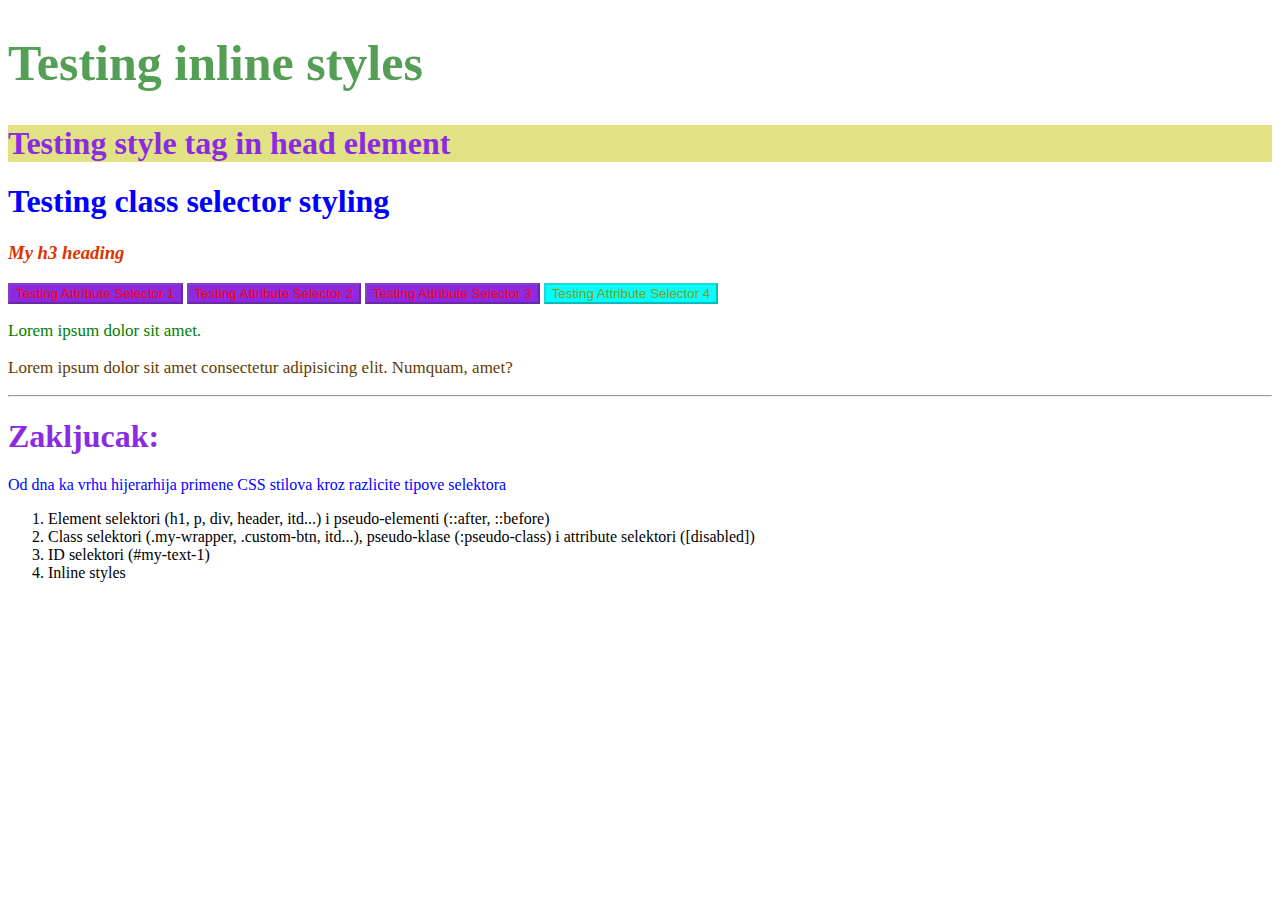
<file: 1-css-intro-specificity-and-box-model/index.html>
<!DOCTYPE html>
<html lang="en">
<head>
    <meta charset="UTF-8">
    <meta name="viewport" content="width=device-width, initial-scale=1.0">
    <title>Prvi cas CSS-a</title>
    <link rel="stylesheet" href="./css/styles.css">
    <!-- ! kod ispod vezan je za 2. nacin primene CSS stilova -->
    <!-- <style>
        h1 {
           color: blue;
           font-weight: bolder;
        }
    </style> -->
</head>
<body>
    <main>
        <div class="specificity-intro">

            <!-- ! 1. nacin dodavanja CSS stilova elementima-->
            <!-- ! IZBEGAVATI INLINE STYLE TAG -->
            <h1 style="color: rgb(85, 158, 85); font-size: 50px;">Testing inline styles</h1>

            <!-- ! 2. nacin dodavanja CSS stilova elementima -> kroz style tag u header elementu -->
            <div class="my-wrapper">
                <h1>Testing style tag in head element</h1>
            </div>

            <!-- ! 3. nacin dodavanja CSS stilova elementima -->
            <h1 class="my-heading">Testing class selector styling</h1>

            <h3 class="my-heading custom-heading">My h3 heading</h3>

            <button disabled>
                Testing Attribute Selector 1
            </button>

            <button disabled>
                Testing Attribute Selector 2
            </button>

            <button disabled>
                Testing Attribute Selector 3
            </button>

            <button disabled class="special-disabled-btn">
                Testing Attribute Selector 4
            </button>

            <!-- ! 4. nacin dodavanja CSS stilova elementima -->
            <!-- * U praksi gledajte da izbegavate stilizaciju putem ID-a. Umesto toga koristite class selektor. -->
            <p id="my-text-1" style="color: green">Lorem ipsum dolor sit amet.</p>

            <p id="my-text-2">Lorem ipsum dolor sit amet consectetur adipisicing elit. Numquam, amet?</p>

            <!-- ! 5. nacin primene stilova - kroz univerzalni selektor (*) -->

            <hr>
            
            <!-- ! Hijerarhija primene stilova (specificity) -->
            <h1>Zakljucak:</h1>
            <p>Od dna ka vrhu hijerarhija primene CSS stilova kroz razlicite tipove selektora</p>
            <ol>
                <li>Element selektori (h1, p, div, header, itd...) i pseudo-elementi (::after, ::before)</li>
                <li>Class selektori (.my-wrapper, .custom-btn, itd...), pseudo-klase (:pseudo-class) i attribute selektori ([disabled])</li>
                <li>ID selektori (#my-text-1)</li>
                <li>Inline styles</li>
            </ol>

        </div>
    </main>
</body>
</html>
</file>
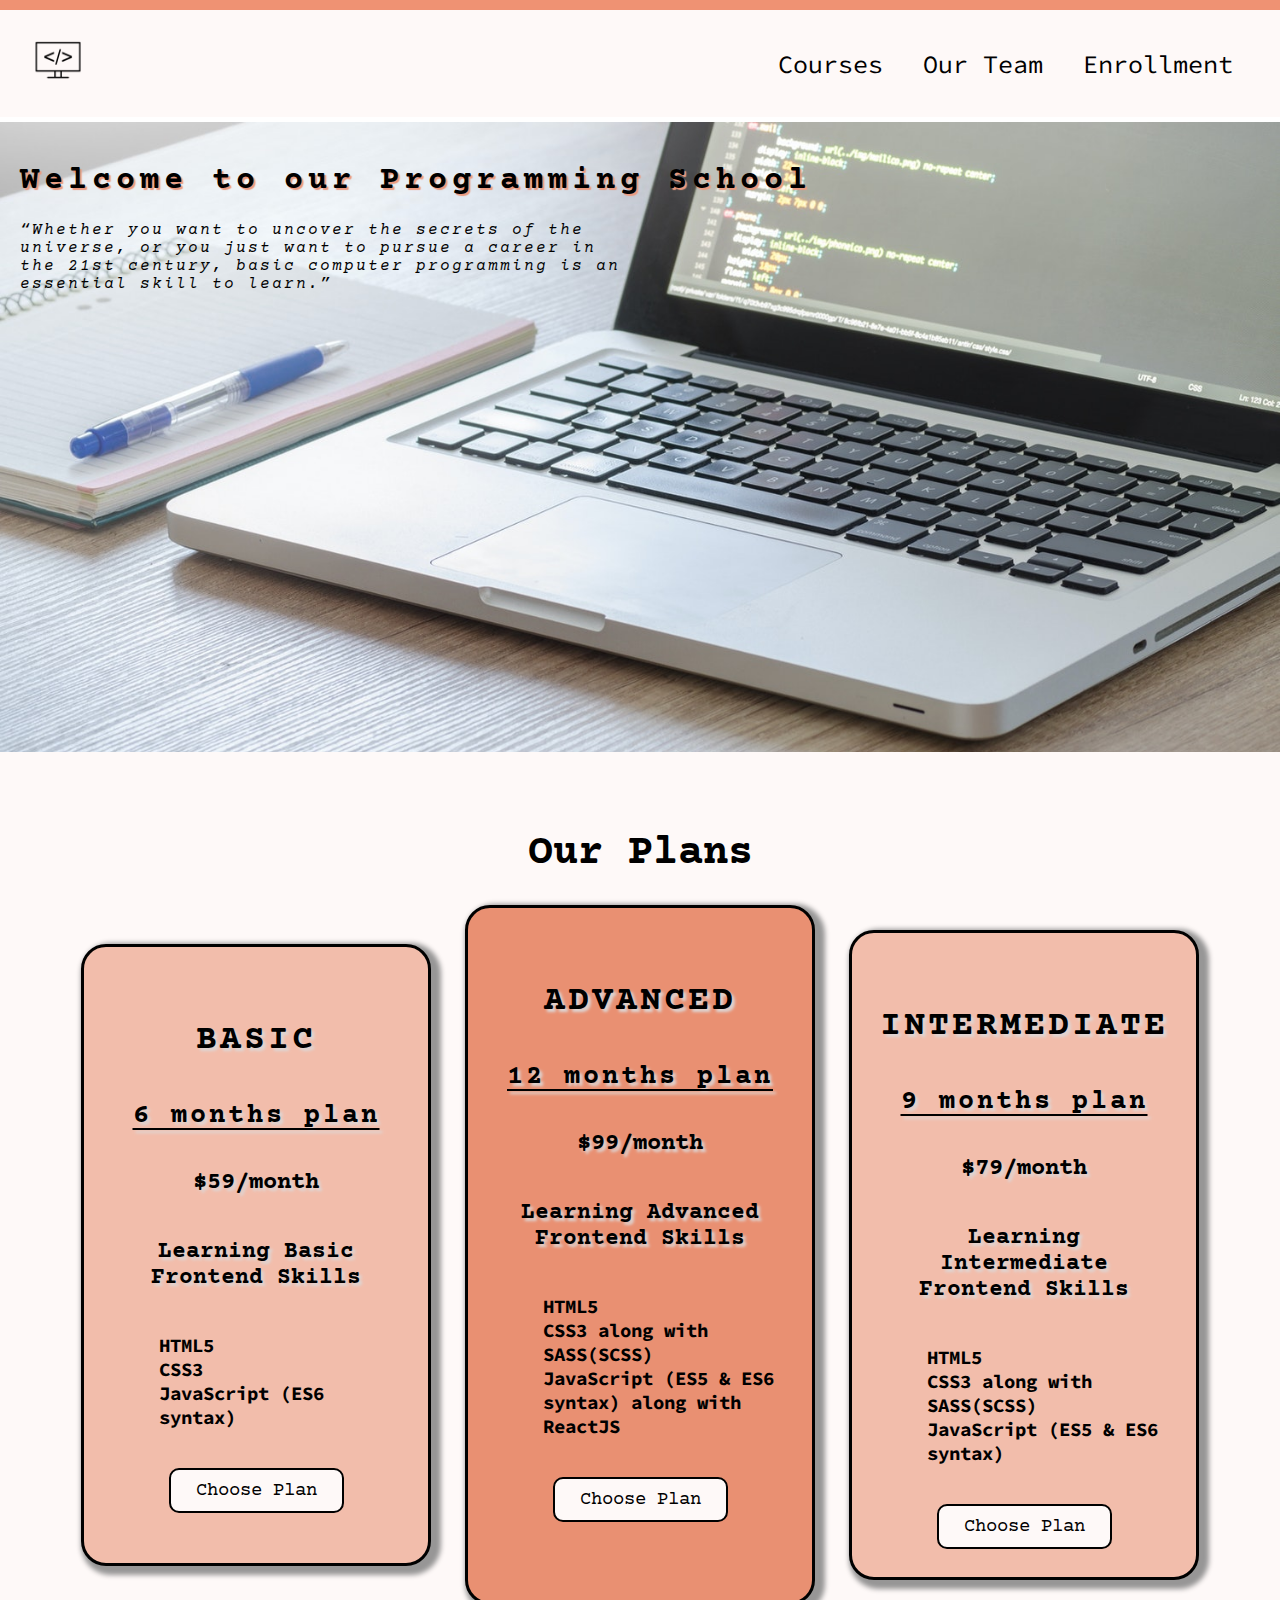
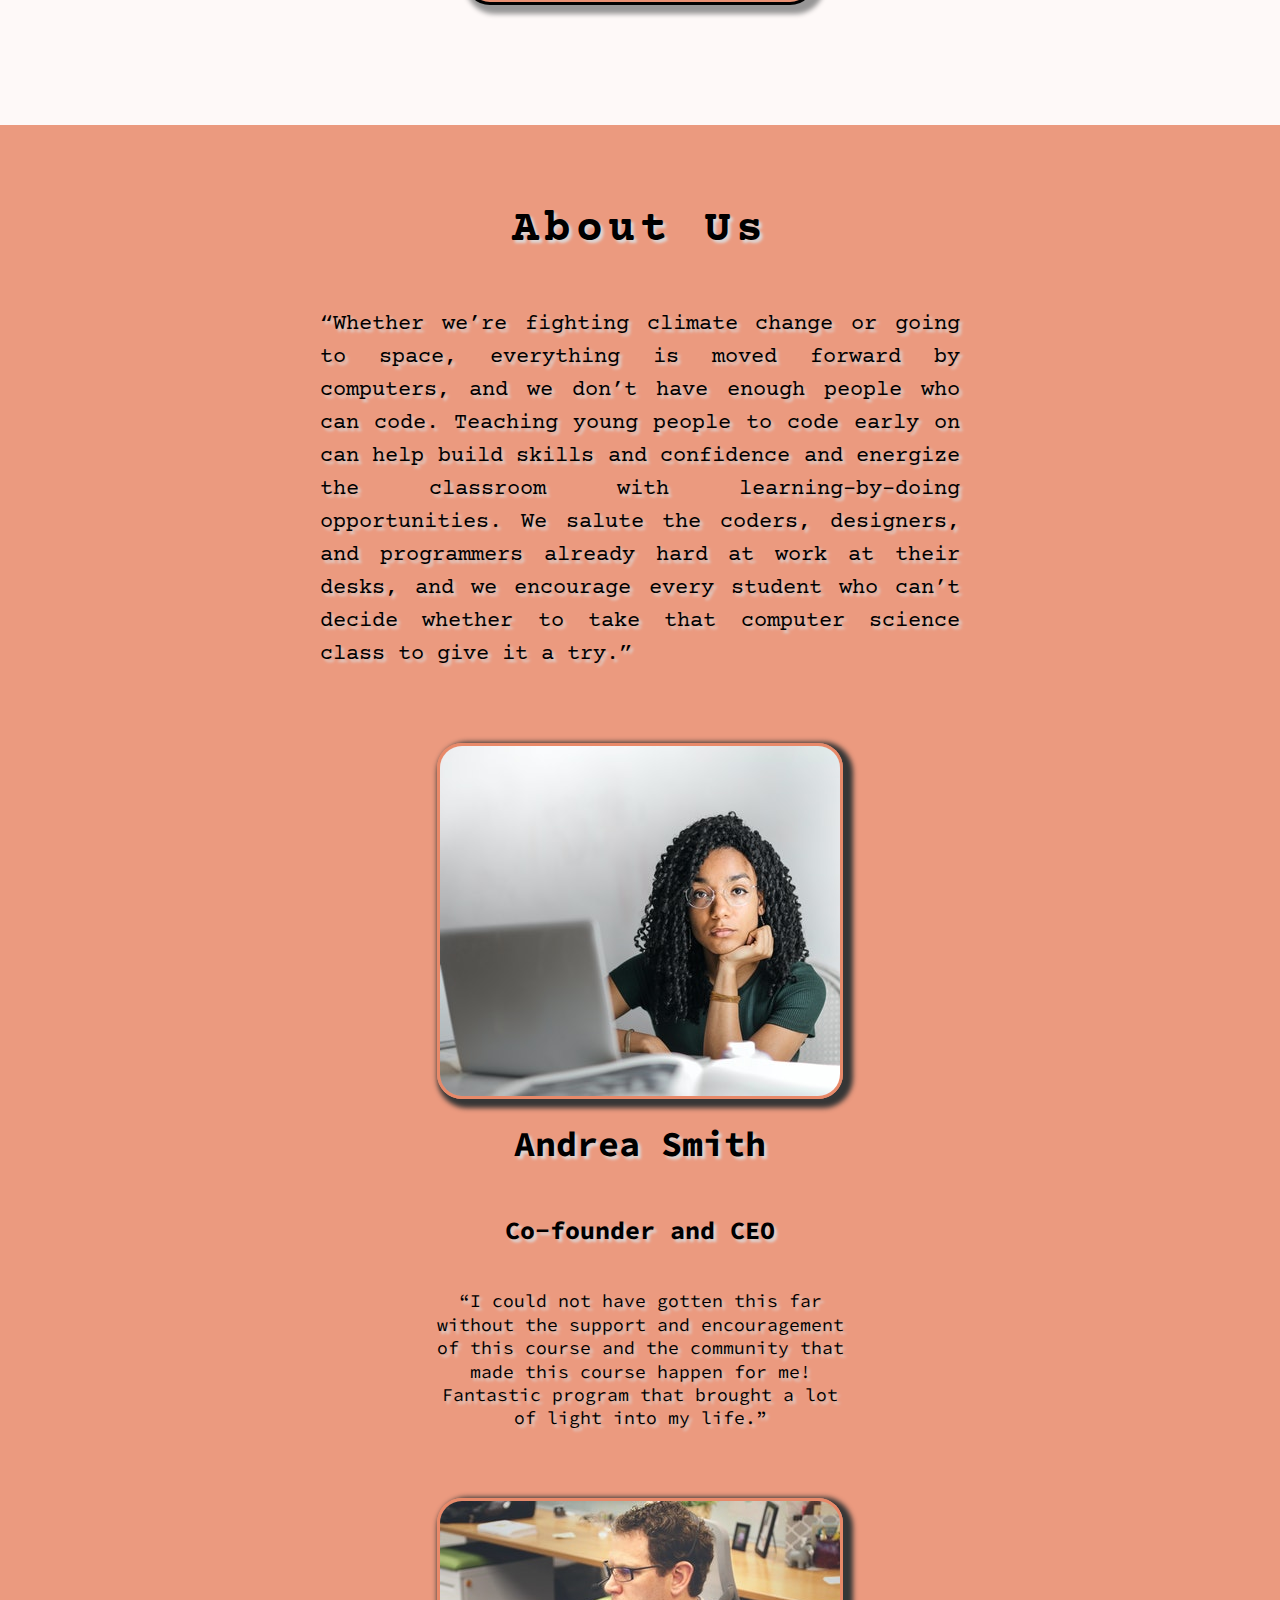
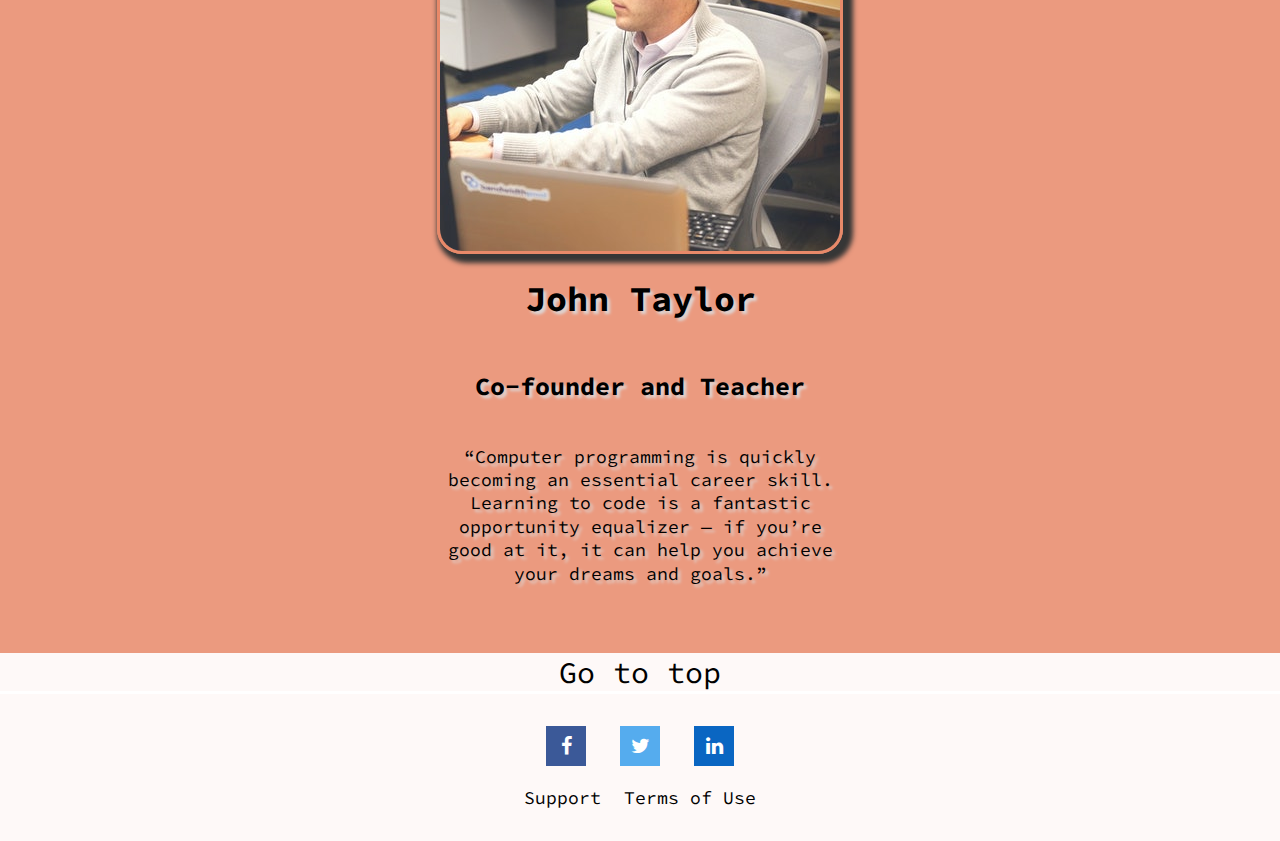
<file: school-project/index.html>
<!DOCTYPE html>
<html lang="en">
<head>
    <meta charset="UTF-8">
    <meta name="viewport" content="width=device-width, initial-scale=1.0">
    <link rel="stylesheet" href="./resources/css/styles.css">
    <script src="./resources/js/app.js" defer></script>
    <!-- Add icon library -->
    <link rel="stylesheet" href="https://cdnjs.cloudflare.com/ajax/libs/font-awesome/4.7.0/css/font-awesome.min.css">
    <title>Home Page</title>
</head>
<body id="page-start">
    <!-- ! Header -->
    <a href="javascript:void(0)" class="hamburger-icon js-hamburger-icon" onclick="toggleHeader()">
        <i class="fa fa-bars"></i>
    </a>
    <header class="main-header js-main-header">
        <div class="main-header__logo-wrapper">
            <a href="index.html">
                <img src="./resources/images/logo.png" alt="Company Logo">
            </a>
        </div>
        <nav class="main-header__main-nav">
            <ul class="main-header__main-nav-list">
                <li class="main-header__main-nav-list-item">
                    <a href="./pages/courses.html">Courses</a>
                </li>
                <li class="main-header__main-nav-list-item">
                    <a href="./pages/team.html">Our Team</a>
                </li>
                <li class="main-header__main-nav-list-item">
                    <a href="./pages/enrollment.html">Enrollment</a>
                </li>
            </ul>
        </nav>
    </header>
    <main>
        <div class="hero-wrapper">
            <h1>Welcome to our Programming School</h1>
            <p>“Whether you want to uncover the secrets of the universe, or you just want to pursue a career in the 21st century, basic computer programming is an essential skill to learn.”</p>
        </div>
        <div class="plans-wrapper">
            <h1 class="plans-wrapper__title">
                Our Plans
            </h1>
            <article class="plans-wrapper__article basic">
                <h1>Basic</h1>
                <h1>6 months plan</h1>
                <h2>$59/month</h2>
                <h3>Learning Basic Frontend Skills</h3>
                <ul>
                    <li>HTML5</li>
                    <li>CSS3</li>
                    <li>JavaScript (ES6 syntax)</li>
                </ul>
                <div class="choose-plan__button-wrapper">
                    <button>Choose Plan</button>
                </div>
            </article>
            <article class="plans-wrapper__article intermediate">
                <h1>Intermediate</h1>
                <h1>9 months plan</h1>
                <h2>$79/month</h2>
                <h3>Learning Intermediate Frontend Skills</h3>
                <ul>
                    <li>HTML5</li>
                    <li>CSS3 along with SASS(SCSS)</li>
                    <li>JavaScript (ES5 & ES6 syntax)</li>
                </ul>
                <div class="choose-plan__button-wrapper">
                    <button>Choose Plan</button>
                </div>
            </article>
            <article class="plans-wrapper__article advanced">
                <h1>Advanced</h1>
                <h1>12 months plan</h1>
                <h2>$99/month</h2>
                <h3>Learning Advanced Frontend Skills</h3>
                <ul>
                    <li>HTML5</li>
                    <li>CSS3 along with SASS(SCSS)</li>
                    <li>JavaScript (ES5 & ES6 syntax) along with ReactJS</li>
                </ul>
                <div class="choose-plan__button-wrapper">
                    <button>Choose Plan</button>
                </div>
            </article>
        </div>
        <div class="about-wrapper">
            <h1 class="about-wrapper__title">
                About Us
            </h1>
            <div class="about-wrapper__text">
                <p>
                    “Whether we’re fighting climate change or going to space, everything is moved forward by computers, and we don’t have enough people who can code. Teaching young people to code early on can help build skills and confidence and energize the classroom with learning-by-doing opportunities.
                    We salute the coders, designers, and programmers already hard at work at their desks, and we encourage every student who can’t decide whether to take that computer science class to give it a try.”
                </p>
            </div>
            <div class="about-wrapper__founders">
                <article class="about-wrapper__founders-card">
                    <img src="./resources/images/founder-1.png" alt="Andrea Smith">
                    <h1>Andrea Smith</h1>
                    <h3>Co-founder and CEO</h3>
                    <p>
                        “I could not have gotten this far without the support and encouragement of this course and the community that made this course happen for me! Fantastic program that brought a lot of light into my life.”
                    </p>
                </article>
                <article class="about-wrapper__founders-card">
                    <img src="./resources/images/founder-2.png" alt="John Taylor">
                    <h1>John Taylor</h1>
                    <h3>Co-founder and Teacher</h3>
                    <p>
                        “Computer programming is quickly becoming an essential career skill. Learning to code is a fantastic opportunity equalizer — if you’re good at it, it can help you achieve your dreams and goals.”
                    </p>
                </article>
            </div>
        </div>
        <div class="go-to-top-wrapper">
            <a href="#page-start">Go to top</a>
        </div>
    </main>
    <!-- ! Footer -->
    <footer class="main-footer">
        <nav class="main-footer__nav">
            <section class="main-footer__nav-social-icons">
                <a href="#" class="fa fa-facebook"></a>
                <a href="#" class="fa fa-twitter"></a>
                <a href="#" class="fa fa-linkedin"></a>
            </section>
            <ul class="main-footer__nav-list">
                <li>
                    <a href="#">
                        Support
                    </a>
                </li>
                <li>
                    <a href="#">
                        Terms of Use
                    </a>
                </li>
            </ul>
        </nav>
    </footer>
</body>
</html>
</file>
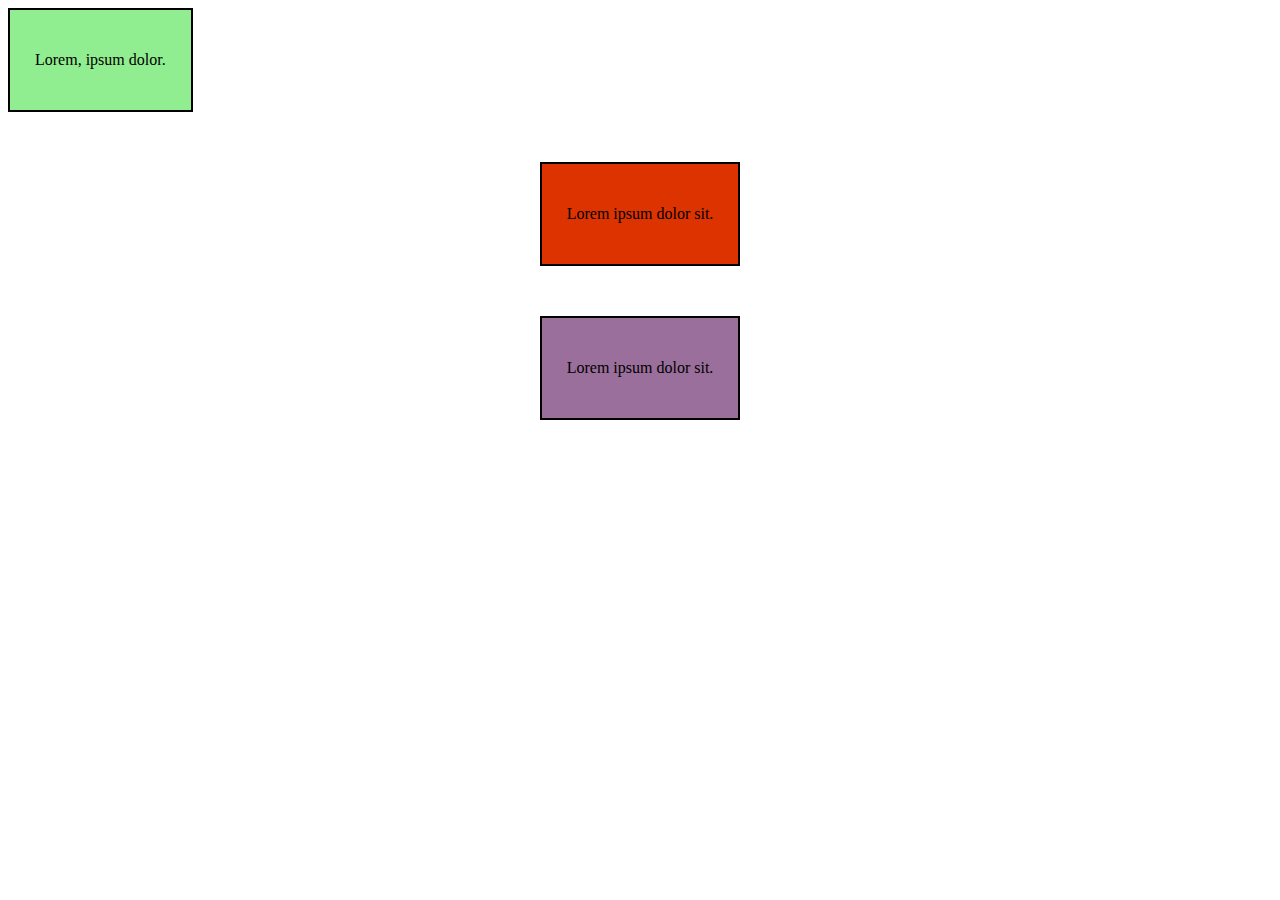
<file: practice/10-css-transitions-transformations-animations/index.html>
<!DOCTYPE html>
<html lang="en">
<head>
    <meta charset="UTF-8">
    <meta name="viewport" content="width=device-width, initial-scale=1.0">
    <link rel="stylesheet" href="./resources/css/styles.css">
    <title>Transitions, transformations and animations</title>
</head>
<body>
    <!-- Transition example -->
    <div class="transition-wrapper">
        <p>Lorem, ipsum dolor.</p>
    </div>

    <!-- Transformation example -->
    <div class="transformation-wrapper">
        <p>Lorem ipsum dolor sit.</p>
    </div>

    <!-- Animation example -->
    <div class="animation-wrapper">
        <p>Lorem ipsum dolor sit.</p>
    </div>
</body>
</html>
</file>
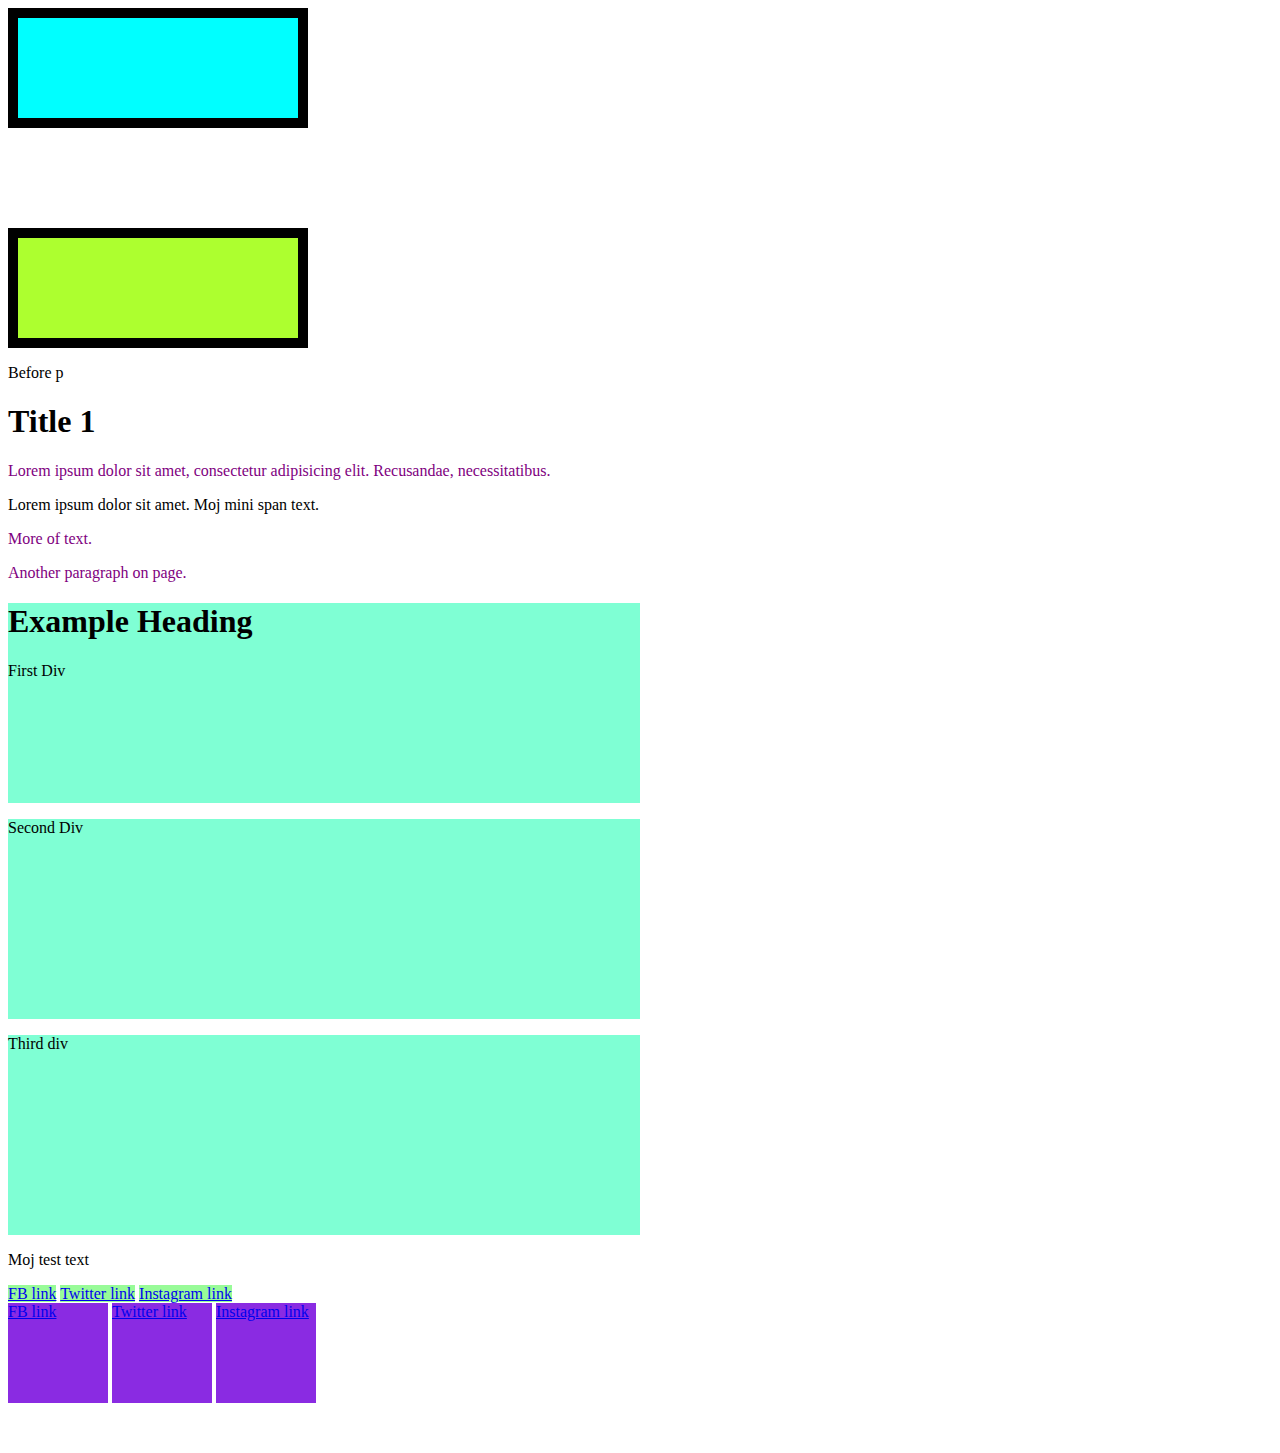
<file: practice/2-css-box-sizing-combinators-display-prop/index.html>
<!DOCTYPE html>
<html lang="en">
<head>
    <meta charset="UTF-8">
    <meta name="viewport" content="width=device-width, initial-scale=1.0">
    <link rel="stylesheet" href="./css/styles.css">
    <title>Drugi cas CSS-a</title>
</head>
<body>
    <main>
        <!-- ! Box Model and Box-sizing -->
        <div class="wrapper-one">
            
        </div>
        <div class="wrapper-two">

        </div>

        <!-- ! Combinators -->
        <!-- ! 1. Descendant kombinator (potomak kombinator) -->
        <!-- ! 2. Child kombinator -->
        <!-- ! 3. Next sibling kombinator -->
        <!-- ! 4. Subsequent sibling kombinator -->
        <div class="my-wrapper">
            <p>Before p</p>
            <h1 class="first-title">Title 1</h1>
            <p class="first-p">Lorem ipsum dolor sit amet, consectetur adipisicing elit. Recusandae, necessitatibus.</p>
            <div class="my-inner-wrapper">
                <p class="inner-text">
                    Lorem ipsum dolor sit amet.
                    <span>Moj <span><span>mini</span> span</span> text.</span>
                </p>
            </div>
            <p>More of text.</p>
            <p>Another paragraph on page.</p>
        </div>

        <!-- ! Display -->
        <!-- * Primeri block level elemenata -> div, p, h1, article, section, itd... -->
        <div class="example-div">
            <h1>Example Heading</h1>
            <p>First Div</p>
        </div>
        <div class="example-div">
            <p>Second Div</p>
        </div>
        <article class="example-div">
            <p>Third div</p>
        </article>

        <!-- * Primeri inline level elemenata ->  -->
        <!-- * Primer inline level elemenata -> a, span, itd... -->
        <p>Moj <span>test</span> text</p>

        <a class="moj-link" href="#">FB link</a>
        <a class="moj-link" href="#">Twitter link</a>
        <a class="moj-link" href="#">Instagram link</a>
        <br>
        <a class="moj-link-2" href="#">FB link</a>
        <a class="moj-link-2" href="#">Twitter link</a>
        <a class="moj-link-2" href="#">Instagram link</a>

        <div class="hide-me">
            <p>Text</p>
        </div>

    </main>
</body>
</html>
</file>
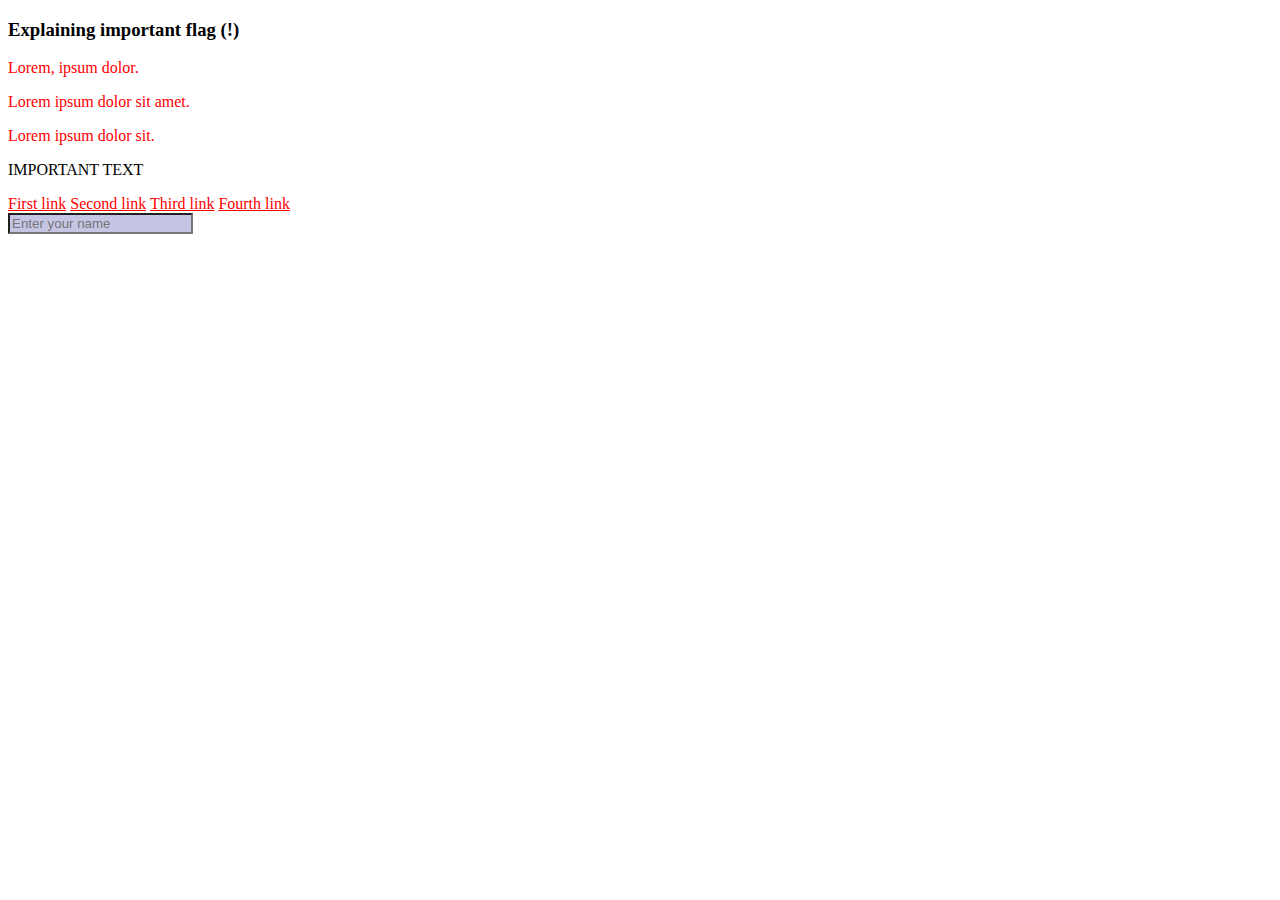
<file: practice/3-css-important-and-pseudo-classes/index.html>
<!DOCTYPE html>
<html lang="en">
<head>
    <meta charset="UTF-8">
    <meta name="viewport" content="width=device-width, initial-scale=1.0">
    <link rel="stylesheet" href="./css/styles.css">
    <title>Treci cas CSS-a</title>
</head>
<body>
    <div class="important-wrapper">
        <h3>Explaining important flag (!)</h3>
        <p class="my-p">Lorem, ipsum dolor.</p>
        <p class="my-p">Lorem ipsum dolor sit amet.</p>
        <p class="my-p my-custom-p">Lorem ipsum dolor sit.</p>
        <p>IMPORTANT TEXT</p>
    </div>
    <div class="pseudo-wrapper">
        <a href="#">First link</a>
        <a href="#">Second link</a>
        <a href="#">Third link</a>
        <a href="#">Fourth link</a>
        <br>
        <input class="name-input" type="text" placeholder="Enter your name">
    </div>
</body>
</html>
</file>
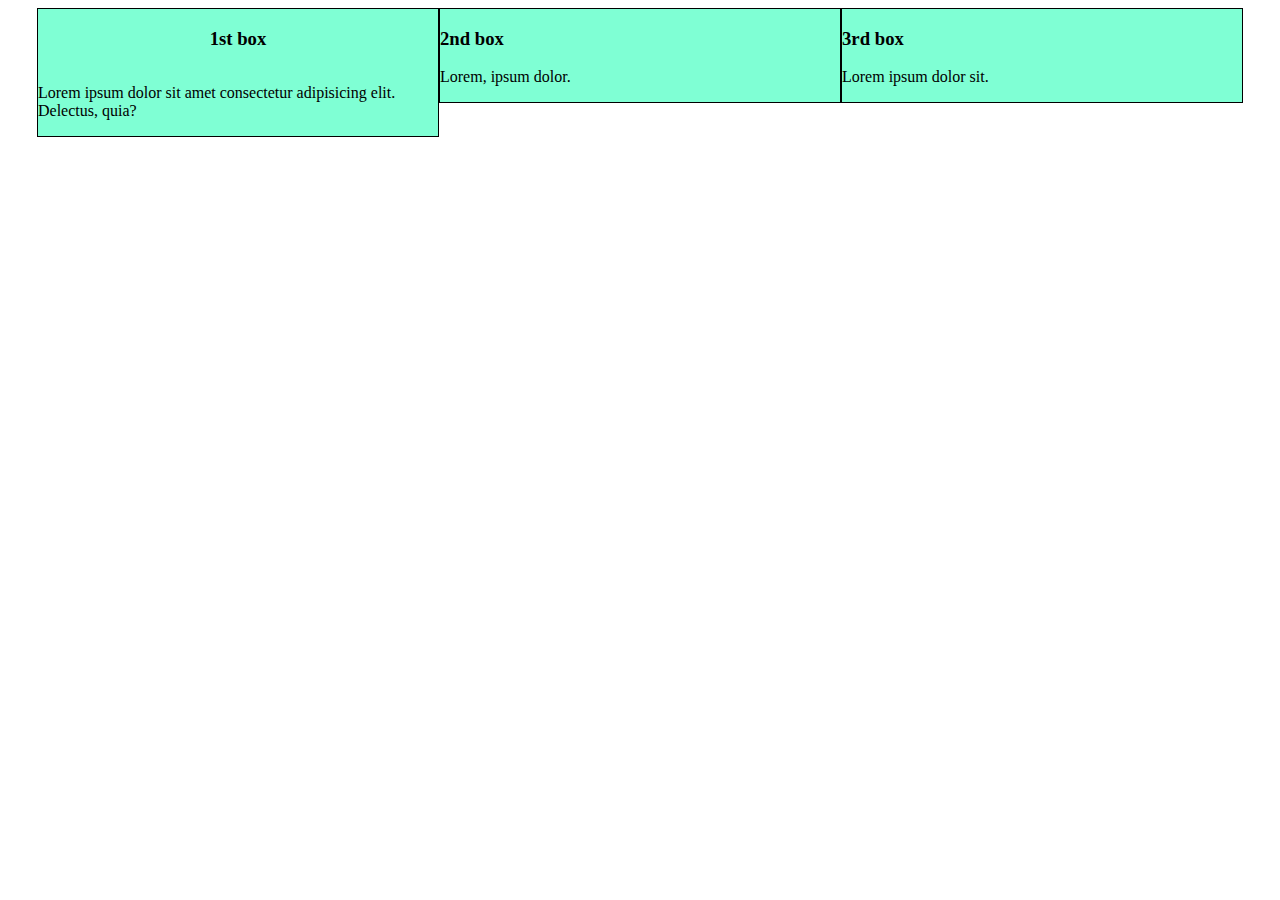
<file: practice/4-css-flex-layout/index.html>
<!DOCTYPE html>
<html lang="en">
<head>
    <meta charset="UTF-8">
    <meta name="viewport" content="width=device-width, initial-scale=1.0">
    <link rel="stylesheet" href="./css/styles.css">
    <title>Cetvrti cas CSS-a</title>
</head>
<body>
    <div class="main-wrapper">
        <div class="box-num-1">
            <h3>1st box</h3>
            <p>Lorem ipsum dolor sit amet consectetur adipisicing elit. Delectus, quia?</p>
        </div>
        <div class="box-num-2">
            <h3>2nd box</h3>
            <p>Lorem, ipsum dolor.</p>
        </div>
        <div class="box-num-3">
            <h3>3rd box</h3>
            <p>Lorem ipsum dolor sit.</p>
        </div>
    </div>
</body>
</html>
</file>
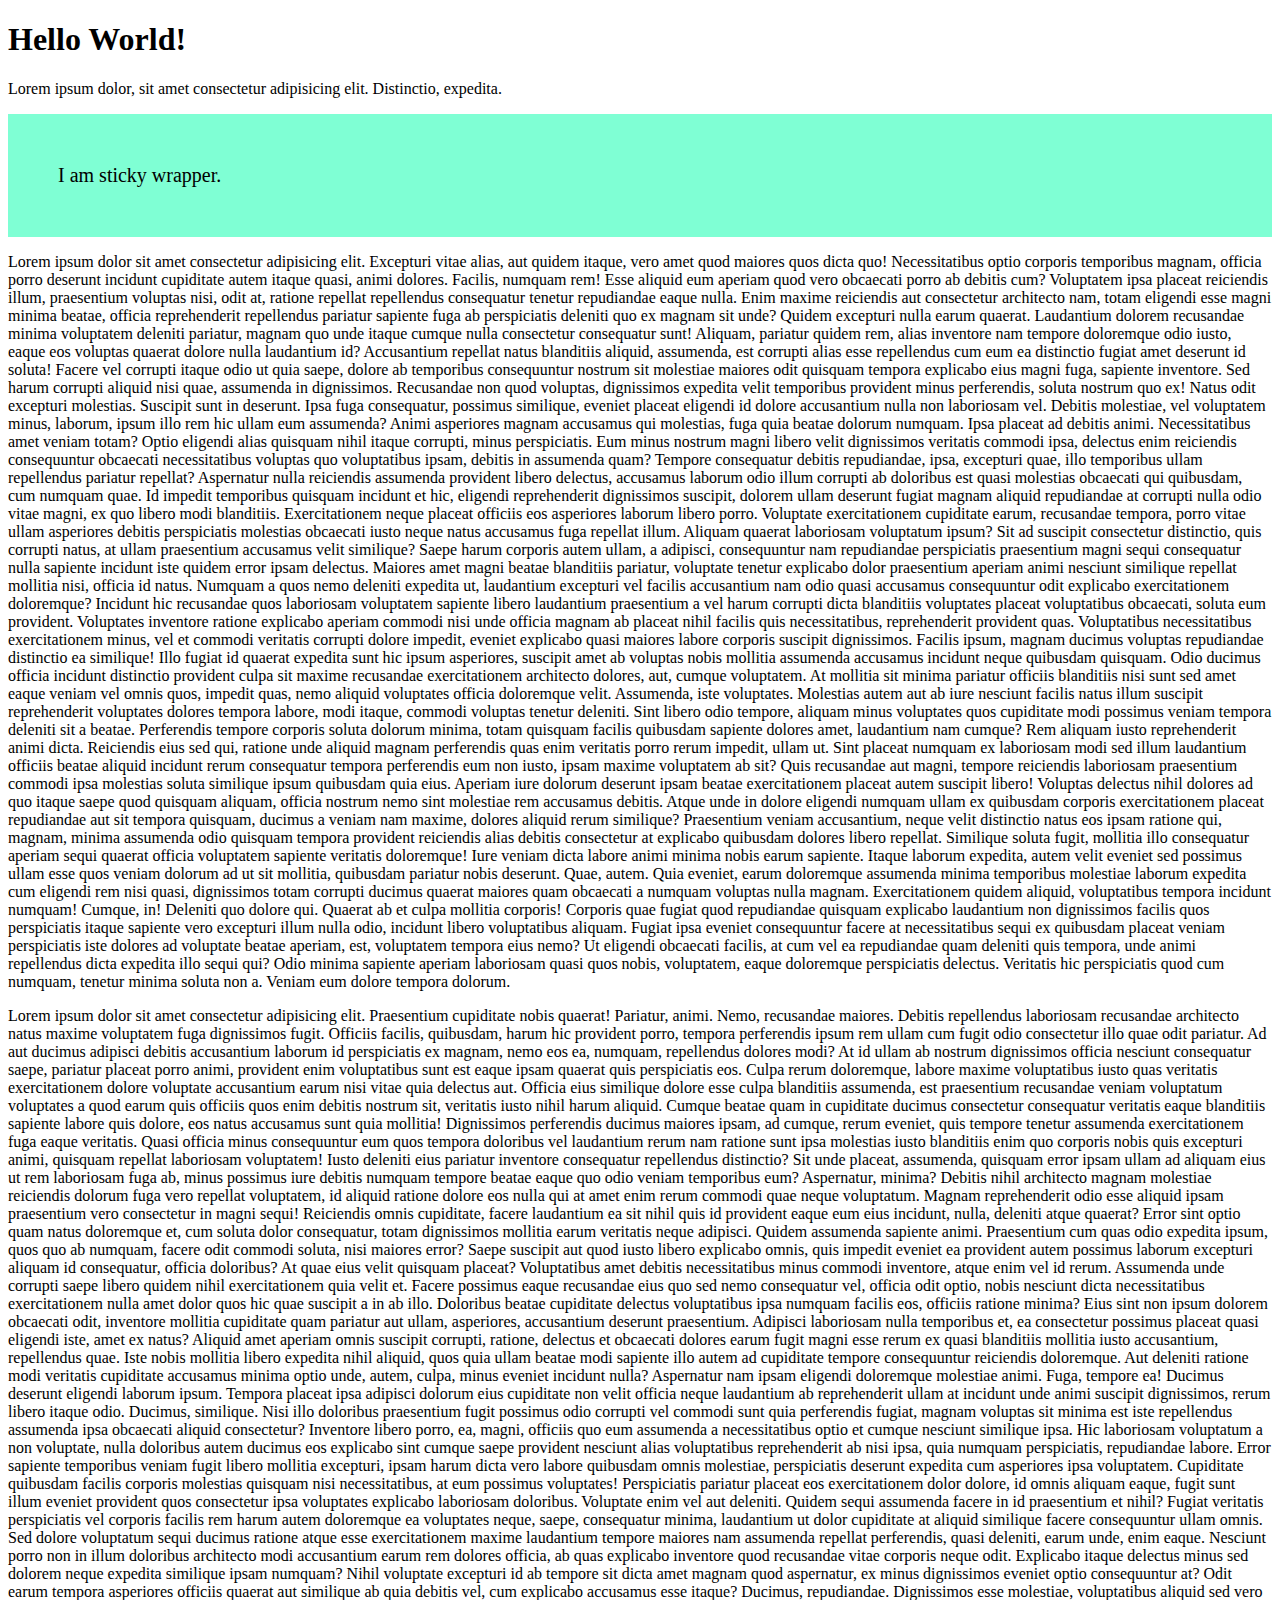
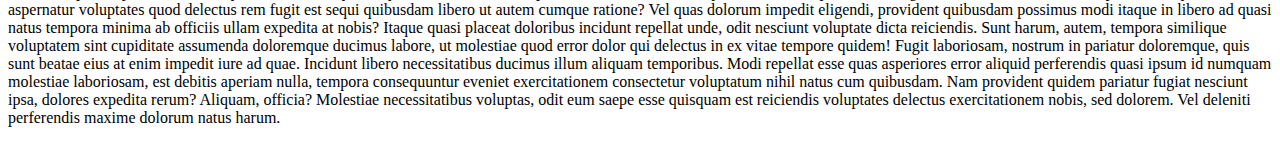
<file: practice/5-css-position-property/index.html>
<!DOCTYPE html>
<html lang="en">
<head>
    <meta charset="UTF-8">
    <meta name="viewport" content="width=device-width, initial-scale=1.0">
    <link rel="stylesheet" href="./css/styles.css">
    <title>5 cas CSS-a</title>
</head>
<body>
    <!-- <header>
        <h1>My Header</h1>
    </header>
    <div class="main-wrapper">
        <div class="div-1">
            <h1>Title 1</h1>
            <p>Lorem ipsum dolor sit amet.</p>
        </div>
        <div class="div-2">
            <h1>Title 2</h1>
            <p>Lorem ipsum dolor sit amet consectetur adipisicing elit. Error, delectus?</p>
        </div>
        <div class="div-3">
            <h1>Title 3</h1>
            <p>Lorem ipsum dolor sit amet consectetur adipisicing elit. Incidunt, porro.</p>
        </div>
    </div> -->
    <h1>Hello World!</h1>
    <p>Lorem ipsum dolor, sit amet consectetur adipisicing elit. Distinctio, expedita.</p>
    <div class="sticky-div">
        I am sticky wrapper.
    </div>
    <p>
        Lorem ipsum dolor sit amet consectetur adipisicing elit. Excepturi vitae alias, aut quidem itaque, vero amet quod maiores quos dicta quo! Necessitatibus optio corporis temporibus magnam, officia porro deserunt incidunt cupiditate autem itaque quasi, animi dolores. Facilis, numquam rem! Esse aliquid eum aperiam quod vero obcaecati porro ab debitis cum? Voluptatem ipsa placeat reiciendis illum, praesentium voluptas nisi, odit at, ratione repellat repellendus consequatur tenetur repudiandae eaque nulla. Enim maxime reiciendis aut consectetur architecto nam, totam eligendi esse magni minima beatae, officia reprehenderit repellendus pariatur sapiente fuga ab perspiciatis deleniti quo ex magnam sit unde? Quidem excepturi nulla earum quaerat. Laudantium dolorem recusandae minima voluptatem deleniti pariatur, magnam quo unde itaque cumque nulla consectetur consequatur sunt! Aliquam, pariatur quidem rem, alias inventore nam tempore doloremque odio iusto, eaque eos voluptas quaerat dolore nulla laudantium id? Accusantium repellat natus blanditiis aliquid, assumenda, est corrupti alias esse repellendus cum eum ea distinctio fugiat amet deserunt id soluta! Facere vel corrupti itaque odio ut quia saepe, dolore ab temporibus consequuntur nostrum sit molestiae maiores odit quisquam tempora explicabo eius magni fuga, sapiente inventore. Sed harum corrupti aliquid nisi quae, assumenda in dignissimos. Recusandae non quod voluptas, dignissimos expedita velit temporibus provident minus perferendis, soluta nostrum quo ex! Natus odit excepturi molestias. Suscipit sunt in deserunt. Ipsa fuga consequatur, possimus similique, eveniet placeat eligendi id dolore accusantium nulla non laboriosam vel. Debitis molestiae, vel voluptatem minus, laborum, ipsum illo rem hic ullam eum assumenda? Animi asperiores magnam accusamus qui molestias, fuga quia beatae dolorum numquam. Ipsa placeat ad debitis animi. Necessitatibus amet veniam totam? Optio eligendi alias quisquam nihil itaque corrupti, minus perspiciatis. Eum minus nostrum magni libero velit dignissimos veritatis commodi ipsa, delectus enim reiciendis consequuntur obcaecati necessitatibus voluptas quo voluptatibus ipsam, debitis in assumenda quam? Tempore consequatur debitis repudiandae, ipsa, excepturi quae, illo temporibus ullam repellendus pariatur repellat? Aspernatur nulla reiciendis assumenda provident libero delectus, accusamus laborum odio illum corrupti ab doloribus est quasi molestias obcaecati qui quibusdam, cum numquam quae. Id impedit temporibus quisquam incidunt et hic, eligendi reprehenderit dignissimos suscipit, dolorem ullam deserunt fugiat magnam aliquid repudiandae at corrupti nulla odio vitae magni, ex quo libero modi blanditiis. Exercitationem neque placeat officiis eos asperiores laborum libero porro. Voluptate exercitationem cupiditate earum, recusandae tempora, porro vitae ullam asperiores debitis perspiciatis molestias obcaecati iusto neque natus accusamus fuga repellat illum. Aliquam quaerat laboriosam voluptatum ipsum? Sit ad suscipit consectetur distinctio, quis corrupti natus, at ullam praesentium accusamus velit similique? Saepe harum corporis autem ullam, a adipisci, consequuntur nam repudiandae perspiciatis praesentium magni sequi consequatur nulla sapiente incidunt iste quidem error ipsam delectus. Maiores amet magni beatae blanditiis pariatur, voluptate tenetur explicabo dolor praesentium aperiam animi nesciunt similique repellat mollitia nisi, officia id natus. Numquam a quos nemo deleniti expedita ut, laudantium excepturi vel facilis accusantium nam odio quasi accusamus consequuntur odit explicabo exercitationem doloremque? Incidunt hic recusandae quos laboriosam voluptatem sapiente libero laudantium praesentium a vel harum corrupti dicta blanditiis voluptates placeat voluptatibus obcaecati, soluta eum provident. Voluptates inventore ratione explicabo aperiam commodi nisi unde officia magnam ab placeat nihil facilis quis necessitatibus, reprehenderit provident quas. Voluptatibus necessitatibus exercitationem minus, vel et commodi veritatis corrupti dolore impedit, eveniet explicabo quasi maiores labore corporis suscipit dignissimos. Facilis ipsum, magnam ducimus voluptas repudiandae distinctio ea similique! Illo fugiat id quaerat expedita sunt hic ipsum asperiores, suscipit amet ab voluptas nobis mollitia assumenda accusamus incidunt neque quibusdam quisquam. Odio ducimus officia incidunt distinctio provident culpa sit maxime recusandae exercitationem architecto dolores, aut, cumque voluptatem. At mollitia sit minima pariatur officiis blanditiis nisi sunt sed amet eaque veniam vel omnis quos, impedit quas, nemo aliquid voluptates officia doloremque velit. Assumenda, iste voluptates. Molestias autem aut ab iure nesciunt facilis natus illum suscipit reprehenderit voluptates dolores tempora labore, modi itaque, commodi voluptas tenetur deleniti. Sint libero odio tempore, aliquam minus voluptates quos cupiditate modi possimus veniam tempora deleniti sit a beatae. Perferendis tempore corporis soluta dolorum minima, totam quisquam facilis quibusdam sapiente dolores amet, laudantium nam cumque? Rem aliquam iusto reprehenderit animi dicta. Reiciendis eius sed qui, ratione unde aliquid magnam perferendis quas enim veritatis porro rerum impedit, ullam ut. Sint placeat numquam ex laboriosam modi sed illum laudantium officiis beatae aliquid incidunt rerum consequatur tempora perferendis eum non iusto, ipsam maxime voluptatem ab sit? Quis recusandae aut magni, tempore reiciendis laboriosam praesentium commodi ipsa molestias soluta similique ipsum quibusdam quia eius. Aperiam iure dolorum deserunt ipsam beatae exercitationem placeat autem suscipit libero! Voluptas delectus nihil dolores ad quo itaque saepe quod quisquam aliquam, officia nostrum nemo sint molestiae rem accusamus debitis. Atque unde in dolore eligendi numquam ullam ex quibusdam corporis exercitationem placeat repudiandae aut sit tempora quisquam, ducimus a veniam nam maxime, dolores aliquid rerum similique? Praesentium veniam accusantium, neque velit distinctio natus eos ipsam ratione qui, magnam, minima assumenda odio quisquam tempora provident reiciendis alias debitis consectetur at explicabo quibusdam dolores libero repellat. Similique soluta fugit, mollitia illo consequatur aperiam sequi quaerat officia voluptatem sapiente veritatis doloremque! Iure veniam dicta labore animi minima nobis earum sapiente. Itaque laborum expedita, autem velit eveniet sed possimus ullam esse quos veniam dolorum ad ut sit mollitia, quibusdam pariatur nobis deserunt. Quae, autem. Quia eveniet, earum doloremque assumenda minima temporibus molestiae laborum expedita cum eligendi rem nisi quasi, dignissimos totam corrupti ducimus quaerat maiores quam obcaecati a numquam voluptas nulla magnam. Exercitationem quidem aliquid, voluptatibus tempora incidunt numquam! Cumque, in! Deleniti quo dolore qui. Quaerat ab et culpa mollitia corporis! Corporis quae fugiat quod repudiandae quisquam explicabo laudantium non dignissimos facilis quos perspiciatis itaque sapiente vero excepturi illum nulla odio, incidunt libero voluptatibus aliquam. Fugiat ipsa eveniet consequuntur facere at necessitatibus sequi ex quibusdam placeat veniam perspiciatis iste dolores ad voluptate beatae aperiam, est, voluptatem tempora eius nemo? Ut eligendi obcaecati facilis, at cum vel ea repudiandae quam deleniti quis tempora, unde animi repellendus dicta expedita illo sequi qui? Odio minima sapiente aperiam laboriosam quasi quos nobis, voluptatem, eaque doloremque perspiciatis delectus. Veritatis hic perspiciatis quod cum numquam, tenetur minima soluta non a. Veniam eum dolore tempora dolorum.
    </p>
    <p>Lorem ipsum dolor sit amet consectetur adipisicing elit. Praesentium cupiditate nobis quaerat! Pariatur, animi. Nemo, recusandae maiores. Debitis repellendus laboriosam recusandae architecto natus maxime voluptatem fuga dignissimos fugit. Officiis facilis, quibusdam, harum hic provident porro, tempora perferendis ipsum rem ullam cum fugit odio consectetur illo quae odit pariatur. Ad aut ducimus adipisci debitis accusantium laborum id perspiciatis ex magnam, nemo eos ea, numquam, repellendus dolores modi? At id ullam ab nostrum dignissimos officia nesciunt consequatur saepe, pariatur placeat porro animi, provident enim voluptatibus sunt est eaque ipsam quaerat quis perspiciatis eos. Culpa rerum doloremque, labore maxime voluptatibus iusto quas veritatis exercitationem dolore voluptate accusantium earum nisi vitae quia delectus aut. Officia eius similique dolore esse culpa blanditiis assumenda, est praesentium recusandae veniam voluptatum voluptates a quod earum quis officiis quos enim debitis nostrum sit, veritatis iusto nihil harum aliquid. Cumque beatae quam in cupiditate ducimus consectetur consequatur veritatis eaque blanditiis sapiente labore quis dolore, eos natus accusamus sunt quia mollitia! Dignissimos perferendis ducimus maiores ipsam, ad cumque, rerum eveniet, quis tempore tenetur assumenda exercitationem fuga eaque veritatis. Quasi officia minus consequuntur eum quos tempora doloribus vel laudantium rerum nam ratione sunt ipsa molestias iusto blanditiis enim quo corporis nobis quis excepturi animi, quisquam repellat laboriosam voluptatem! Iusto deleniti eius pariatur inventore consequatur repellendus distinctio? Sit unde placeat, assumenda, quisquam error ipsam ullam ad aliquam eius ut rem laboriosam fuga ab, minus possimus iure debitis numquam tempore beatae eaque quo odio veniam temporibus eum? Aspernatur, minima? Debitis nihil architecto magnam molestiae reiciendis dolorum fuga vero repellat voluptatem, id aliquid ratione dolore eos nulla qui at amet enim rerum commodi quae neque voluptatum. Magnam reprehenderit odio esse aliquid ipsam praesentium vero consectetur in magni sequi! Reiciendis omnis cupiditate, facere laudantium ea sit nihil quis id provident eaque eum eius incidunt, nulla, deleniti atque quaerat? Error sint optio quam natus doloremque et, cum soluta dolor consequatur, totam dignissimos mollitia earum veritatis neque adipisci. Quidem assumenda sapiente animi. Praesentium cum quas odio expedita ipsum, quos quo ab numquam, facere odit commodi soluta, nisi maiores error? Saepe suscipit aut quod iusto libero explicabo omnis, quis impedit eveniet ea provident autem possimus laborum excepturi aliquam id consequatur, officia doloribus? At quae eius velit quisquam placeat? Voluptatibus amet debitis necessitatibus minus commodi inventore, atque enim vel id rerum. Assumenda unde corrupti saepe libero quidem nihil exercitationem quia velit et. Facere possimus eaque recusandae eius quo sed nemo consequatur vel, officia odit optio, nobis nesciunt dicta necessitatibus exercitationem nulla amet dolor quos hic quae suscipit a in ab illo. Doloribus beatae cupiditate delectus voluptatibus ipsa numquam facilis eos, officiis ratione minima? Eius sint non ipsum dolorem obcaecati odit, inventore mollitia cupiditate quam pariatur aut ullam, asperiores, accusantium deserunt praesentium. Adipisci laboriosam nulla temporibus et, ea consectetur possimus placeat quasi eligendi iste, amet ex natus? Aliquid amet aperiam omnis suscipit corrupti, ratione, delectus et obcaecati dolores earum fugit magni esse rerum ex quasi blanditiis mollitia iusto accusantium, repellendus quae. Iste nobis mollitia libero expedita nihil aliquid, quos quia ullam beatae modi sapiente illo autem ad cupiditate tempore consequuntur reiciendis doloremque. Aut deleniti ratione modi veritatis cupiditate accusamus minima optio unde, autem, culpa, minus eveniet incidunt nulla? Aspernatur nam ipsam eligendi doloremque molestiae animi. Fuga, tempore ea! Ducimus deserunt eligendi laborum ipsum. Tempora placeat ipsa adipisci dolorum eius cupiditate non velit officia neque laudantium ab reprehenderit ullam at incidunt unde animi suscipit dignissimos, rerum libero itaque odio. Ducimus, similique. Nisi illo doloribus praesentium fugit possimus odio corrupti vel commodi sunt quia perferendis fugiat, magnam voluptas sit minima est iste repellendus assumenda ipsa obcaecati aliquid consectetur? Inventore libero porro, ea, magni, officiis quo eum assumenda a necessitatibus optio et cumque nesciunt similique ipsa. Hic laboriosam voluptatum a non voluptate, nulla doloribus autem ducimus eos explicabo sint cumque saepe provident nesciunt alias voluptatibus reprehenderit ab nisi ipsa, quia numquam perspiciatis, repudiandae labore. Error sapiente temporibus veniam fugit libero mollitia excepturi, ipsam harum dicta vero labore quibusdam omnis molestiae, perspiciatis deserunt expedita cum asperiores ipsa voluptatem. Cupiditate quibusdam facilis corporis molestias quisquam nisi necessitatibus, at eum possimus voluptates! Perspiciatis pariatur placeat eos exercitationem dolor dolore, id omnis aliquam eaque, fugit sunt illum eveniet provident quos consectetur ipsa voluptates explicabo laboriosam doloribus. Voluptate enim vel aut deleniti. Quidem sequi assumenda facere in id praesentium et nihil? Fugiat veritatis perspiciatis vel corporis facilis rem harum autem doloremque ea voluptates neque, saepe, consequatur minima, laudantium ut dolor cupiditate at aliquid similique facere consequuntur ullam omnis. Sed dolore voluptatum sequi ducimus ratione atque esse exercitationem maxime laudantium tempore maiores nam assumenda repellat perferendis, quasi deleniti, earum unde, enim eaque. Nesciunt porro non in illum doloribus architecto modi accusantium earum rem dolores officia, ab quas explicabo inventore quod recusandae vitae corporis neque odit. Explicabo itaque delectus minus sed dolorem neque expedita similique ipsam numquam? Nihil voluptate excepturi id ab tempore sit dicta amet magnam quod aspernatur, ex minus dignissimos eveniet optio consequuntur at? Odit earum tempora asperiores officiis quaerat aut similique ab quia debitis vel, cum explicabo accusamus esse itaque? Ducimus, repudiandae. Dignissimos esse molestiae, voluptatibus aliquid sed vero aspernatur voluptates quod delectus rem fugit est sequi quibusdam libero ut autem cumque ratione? Vel quas dolorum impedit eligendi, provident quibusdam possimus modi itaque in libero ad quasi natus tempora minima ab officiis ullam expedita at nobis? Itaque quasi placeat doloribus incidunt repellat unde, odit nesciunt voluptate dicta reiciendis. Sunt harum, autem, tempora similique voluptatem sint cupiditate assumenda doloremque ducimus labore, ut molestiae quod error dolor qui delectus in ex vitae tempore quidem! Fugit laboriosam, nostrum in pariatur doloremque, quis sunt beatae eius at enim impedit iure ad quae. Incidunt libero necessitatibus ducimus illum aliquam temporibus. Modi repellat esse quas asperiores error aliquid perferendis quasi ipsum id numquam molestiae laboriosam, est debitis aperiam nulla, tempora consequuntur eveniet exercitationem consectetur voluptatum nihil natus cum quibusdam. Nam provident quidem pariatur fugiat nesciunt ipsa, dolores expedita rerum? Aliquam, officia? Molestiae necessitatibus voluptas, odit eum saepe esse quisquam est reiciendis voluptates delectus exercitationem nobis, sed dolorem. Vel deleniti perferendis maxime dolorum natus harum.</p>
</body>
</html>
</file>
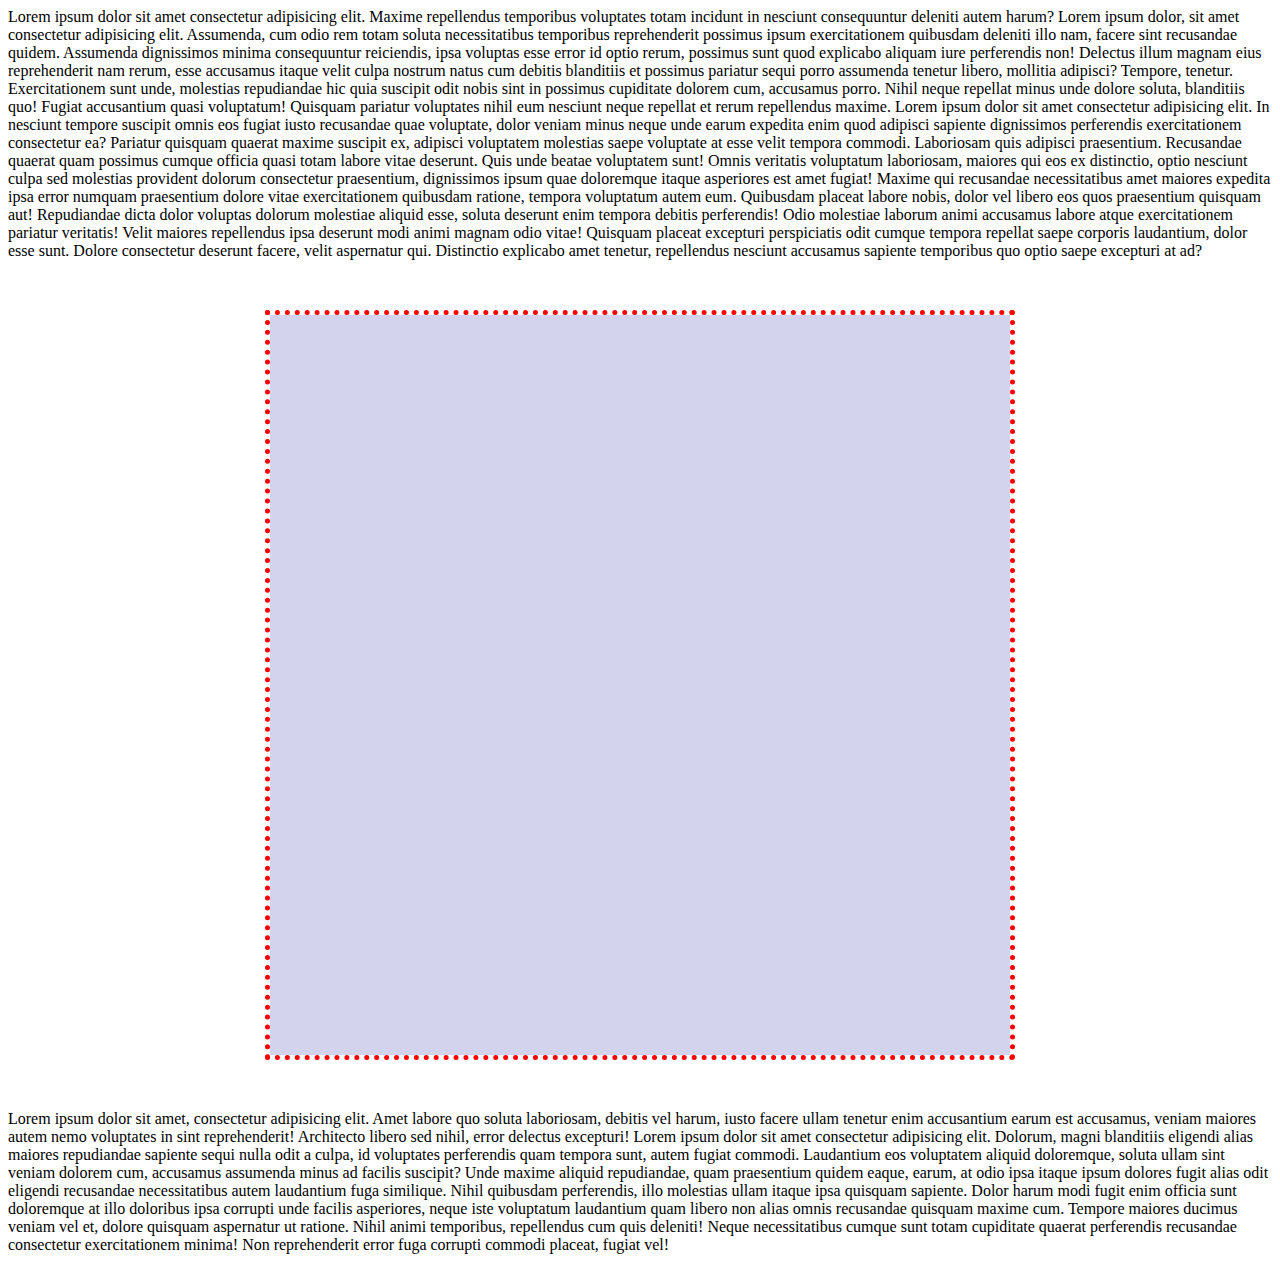
<file: practice/6-css-background-property/index.html>
<!DOCTYPE html>
<html lang="en">
<head>
    <meta charset="UTF-8">
    <meta name="viewport" content="width=device-width, initial-scale=1.0">
    <link rel="stylesheet" href="./resources/css/styles.css">
    <title>8. cas CSS-a</title>
</head>
<body>
    Lorem ipsum dolor sit amet consectetur adipisicing elit. Maxime repellendus temporibus voluptates totam incidunt in nesciunt consequuntur deleniti autem harum?
    Lorem ipsum dolor, sit amet consectetur adipisicing elit. Assumenda, cum odio rem totam soluta necessitatibus temporibus reprehenderit possimus ipsum exercitationem quibusdam deleniti illo nam, facere sint recusandae quidem. Assumenda dignissimos minima consequuntur reiciendis, ipsa voluptas esse error id optio rerum, possimus sunt quod explicabo aliquam iure perferendis non! Delectus illum magnam eius reprehenderit nam rerum, esse accusamus itaque velit culpa nostrum natus cum debitis blanditiis et possimus pariatur sequi porro assumenda tenetur libero, mollitia adipisci? Tempore, tenetur. Exercitationem sunt unde, molestias repudiandae hic quia suscipit odit nobis sint in possimus cupiditate dolorem cum, accusamus porro. Nihil neque repellat minus unde dolore soluta, blanditiis quo! Fugiat accusantium quasi voluptatum! Quisquam pariatur voluptates nihil eum nesciunt neque repellat et rerum repellendus maxime.
    Lorem ipsum dolor sit amet consectetur adipisicing elit. In nesciunt tempore suscipit omnis eos fugiat iusto recusandae quae voluptate, dolor veniam minus neque unde earum expedita enim quod adipisci sapiente dignissimos perferendis exercitationem consectetur ea? Pariatur quisquam quaerat maxime suscipit ex, adipisci voluptatem molestias saepe voluptate at esse velit tempora commodi. Laboriosam quis adipisci praesentium. Recusandae quaerat quam possimus cumque officia quasi totam labore vitae deserunt. Quis unde beatae voluptatem sunt! Omnis veritatis voluptatum laboriosam, maiores qui eos ex distinctio, optio nesciunt culpa sed molestias provident dolorum consectetur praesentium, dignissimos ipsum quae doloremque itaque asperiores est amet fugiat! Maxime qui recusandae necessitatibus amet maiores expedita ipsa error numquam praesentium dolore vitae exercitationem quibusdam ratione, tempora voluptatum autem eum. Quibusdam placeat labore nobis, dolor vel libero eos quos praesentium quisquam aut! Repudiandae dicta dolor voluptas dolorum molestiae aliquid esse, soluta deserunt enim tempora debitis perferendis! Odio molestiae laborum animi accusamus labore atque exercitationem pariatur veritatis! Velit maiores repellendus ipsa deserunt modi animi magnam odio vitae! Quisquam placeat excepturi perspiciatis odit cumque tempora repellat saepe corporis laudantium, dolor esse sunt. Dolore consectetur deserunt facere, velit aspernatur qui. Distinctio explicabo amet tenetur, repellendus nesciunt accusamus sapiente temporibus quo optio saepe excepturi at ad?
    <div></div>
    Lorem ipsum dolor sit amet, consectetur adipisicing elit. Amet labore quo soluta laboriosam, debitis vel harum, iusto facere ullam tenetur enim accusantium earum est accusamus, veniam maiores autem nemo voluptates in sint reprehenderit! Architecto libero sed nihil, error delectus excepturi!
    Lorem ipsum dolor sit amet consectetur adipisicing elit. Dolorum, magni blanditiis eligendi alias maiores repudiandae sapiente sequi nulla odit a culpa, id voluptates perferendis quam tempora sunt, autem fugiat commodi. Laudantium eos voluptatem aliquid doloremque, soluta ullam sint veniam dolorem cum, accusamus assumenda minus ad facilis suscipit? Unde maxime aliquid repudiandae, quam praesentium quidem eaque, earum, at odio ipsa itaque ipsum dolores fugit alias odit eligendi recusandae necessitatibus autem laudantium fuga similique. Nihil quibusdam perferendis, illo molestias ullam itaque ipsa quisquam sapiente. Dolor harum modi fugit enim officia sunt doloremque at illo doloribus ipsa corrupti unde facilis asperiores, neque iste voluptatum laudantium quam libero non alias omnis recusandae quisquam maxime cum. Tempore maiores ducimus veniam vel et, dolore quisquam aspernatur ut ratione. Nihil animi temporibus, repellendus cum quis deleniti! Neque necessitatibus cumque sunt totam cupiditate quaerat perferendis recusandae consectetur exercitationem minima! Non reprehenderit error fuga corrupti commodi placeat, fugiat vel!
</body>
</html>
</file>
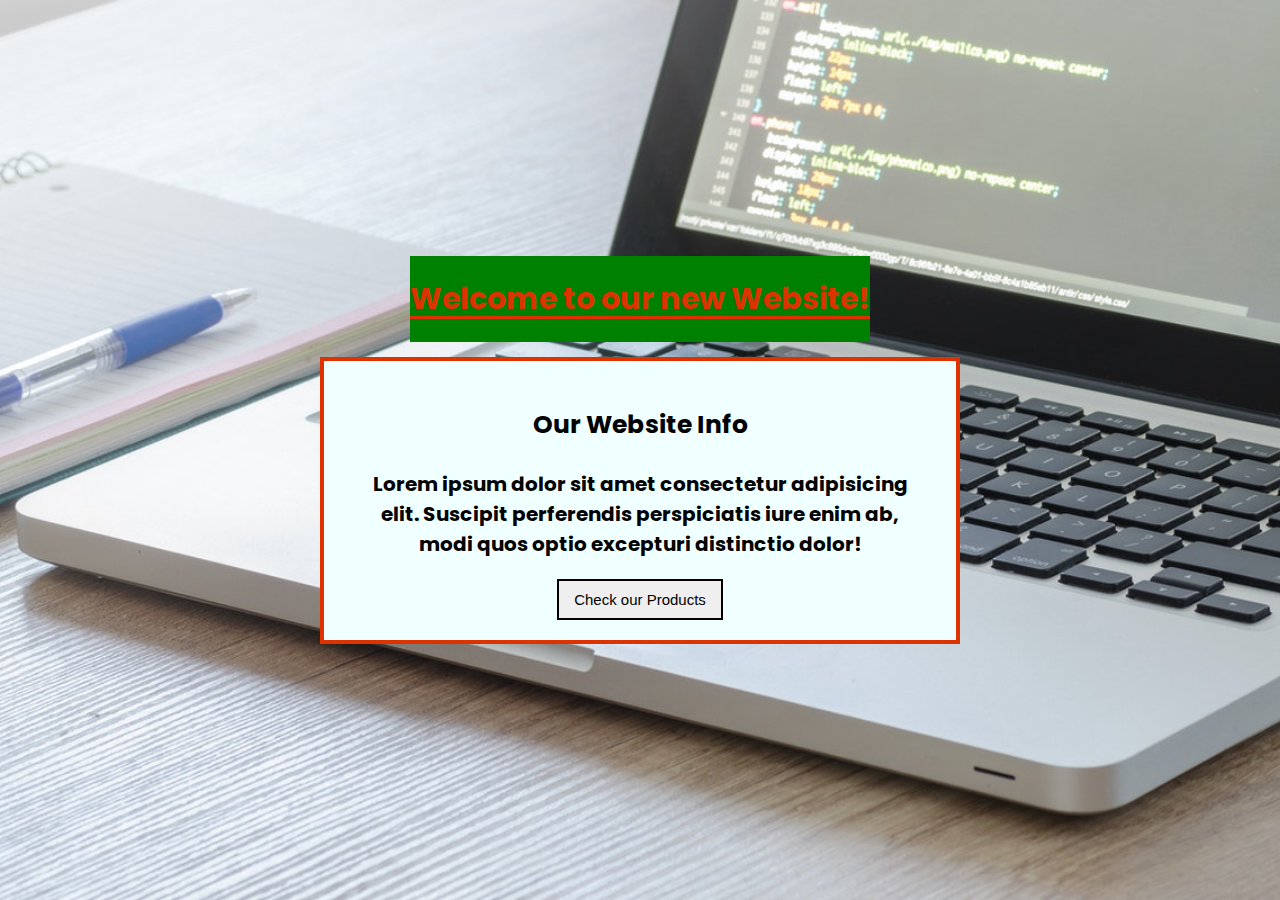
<file: practice/7-css-media-queries/index.html>
<!DOCTYPE html>
<html lang="en">
<head>
    <meta charset="UTF-8">
    <meta name="viewport" content="width=device-width, initial-scale=1.0">
    <link rel="stylesheet" href="./resources/styles.css">
    <title>7. CSS - Media Queries</title>
</head>
<body>
    <div class="hero-wrapper">
        <div class="title-part">
            <h1>Welcome to our new Website!</h1>
        </div>
        <div class="about-part">
            <h3>Our Website Info</h3>
            <p>Lorem ipsum dolor sit amet consectetur adipisicing elit. Suscipit perferendis perspiciatis iure enim ab, modi quos optio excepturi distinctio dolor!</p>
            <button>
                Check our Products
            </button>
        </div>
    </div>
</body>
</html>
</file>
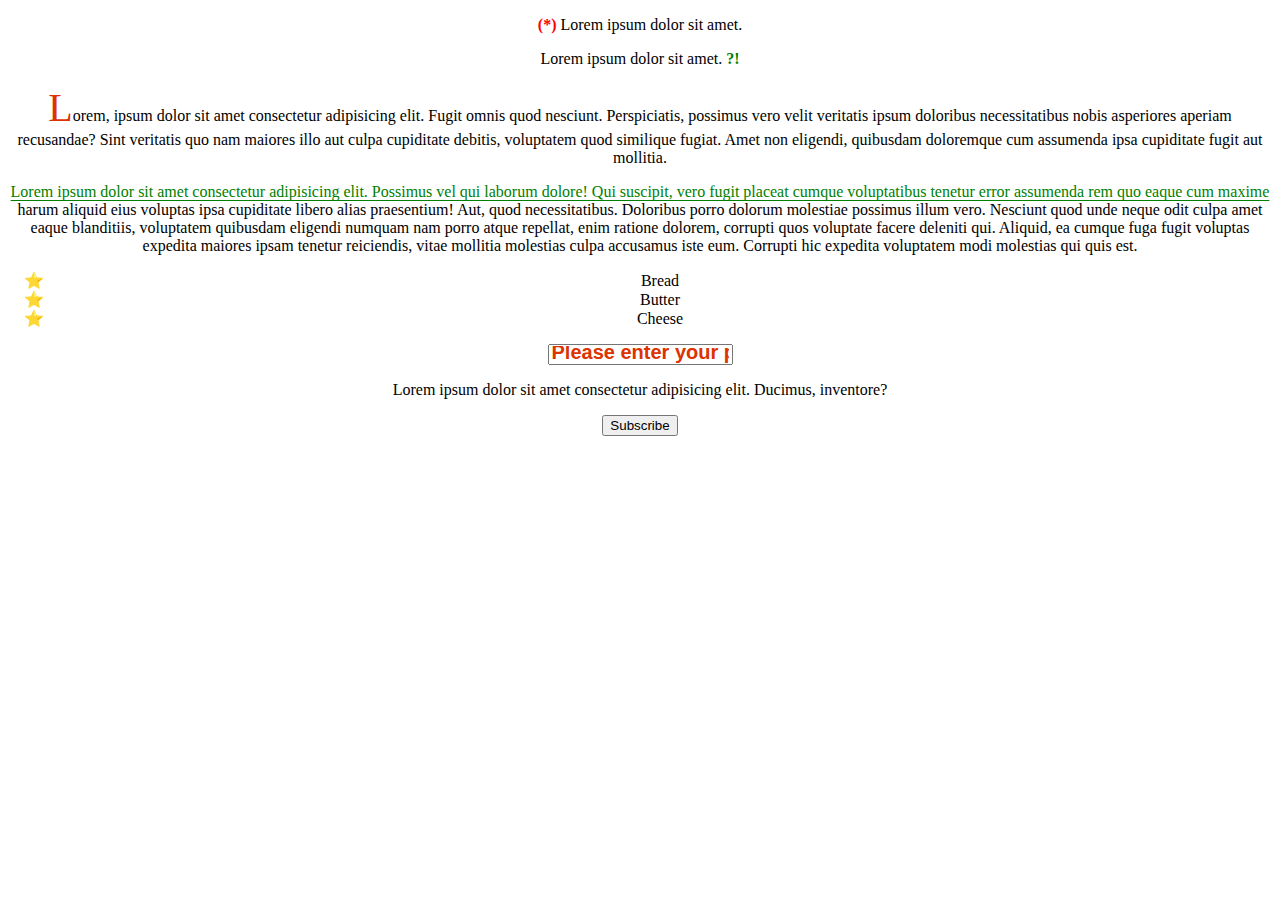
<file: practice/8-css-pseudo-elements/index.html>
<!DOCTYPE html>
<html lang="en">
<head>
    <meta charset="UTF-8">
    <meta name="viewport" content="width=device-width, initial-scale=1.0">
    <link rel="stylesheet" href="./resources/styles.css">
    <title>10. cas CSS-a</title>
</head>
<body>
    <div class="elements-wrapper">
        <p class="before-element">Lorem ipsum dolor sit amet.</p>
        <p class="after-element">Lorem ipsum dolor sit amet.</p>

        <p class="first-letter-p">Lorem, ipsum dolor sit amet consectetur adipisicing elit. Fugit omnis quod nesciunt. Perspiciatis, possimus vero velit veritatis ipsum doloribus necessitatibus nobis asperiores aperiam recusandae? Sint veritatis quo nam maiores illo aut culpa cupiditate debitis, voluptatem quod similique fugiat. Amet non eligendi, quibusdam doloremque cum assumenda ipsa cupiditate fugit aut mollitia.</p>
        <p class="first-line-p">Lorem ipsum dolor sit amet consectetur adipisicing elit. Possimus vel qui laborum dolore! Qui suscipit, vero fugit placeat cumque voluptatibus tenetur error assumenda rem quo eaque cum maxime harum aliquid eius voluptas ipsa cupiditate libero alias praesentium! Aut, quod necessitatibus. Doloribus porro dolorum molestiae possimus illum vero. Nesciunt quod unde neque odit culpa amet eaque blanditiis, voluptatem quibusdam eligendi numquam nam porro atque repellat, enim ratione dolorem, corrupti quos voluptate facere deleniti qui. Aliquid, ea cumque fuga fugit voluptas expedita maiores ipsam tenetur reiciendis, vitae mollitia molestias culpa accusamus iste eum. Corrupti hic expedita voluptatem modi molestias qui quis est.</p>
    
        <ul type="circle" class="my-list">
            <li>Bread</li>
            <li>Butter</li>
            <li>Cheese</li>
        </ul>

        <input 
            class="my-input" 
            type="text" 
            placeholder="Please enter your password" 
            minlength="8"
        >

        <p class="selection-text">
            Lorem ipsum dolor sit amet consectetur adipisicing elit. Ducimus, inventore?
        </p>

        <button data-tooltip="Subscribe to my Youtube Channel">Subscribe</button>

    </div>
</body>
</html>
</file>
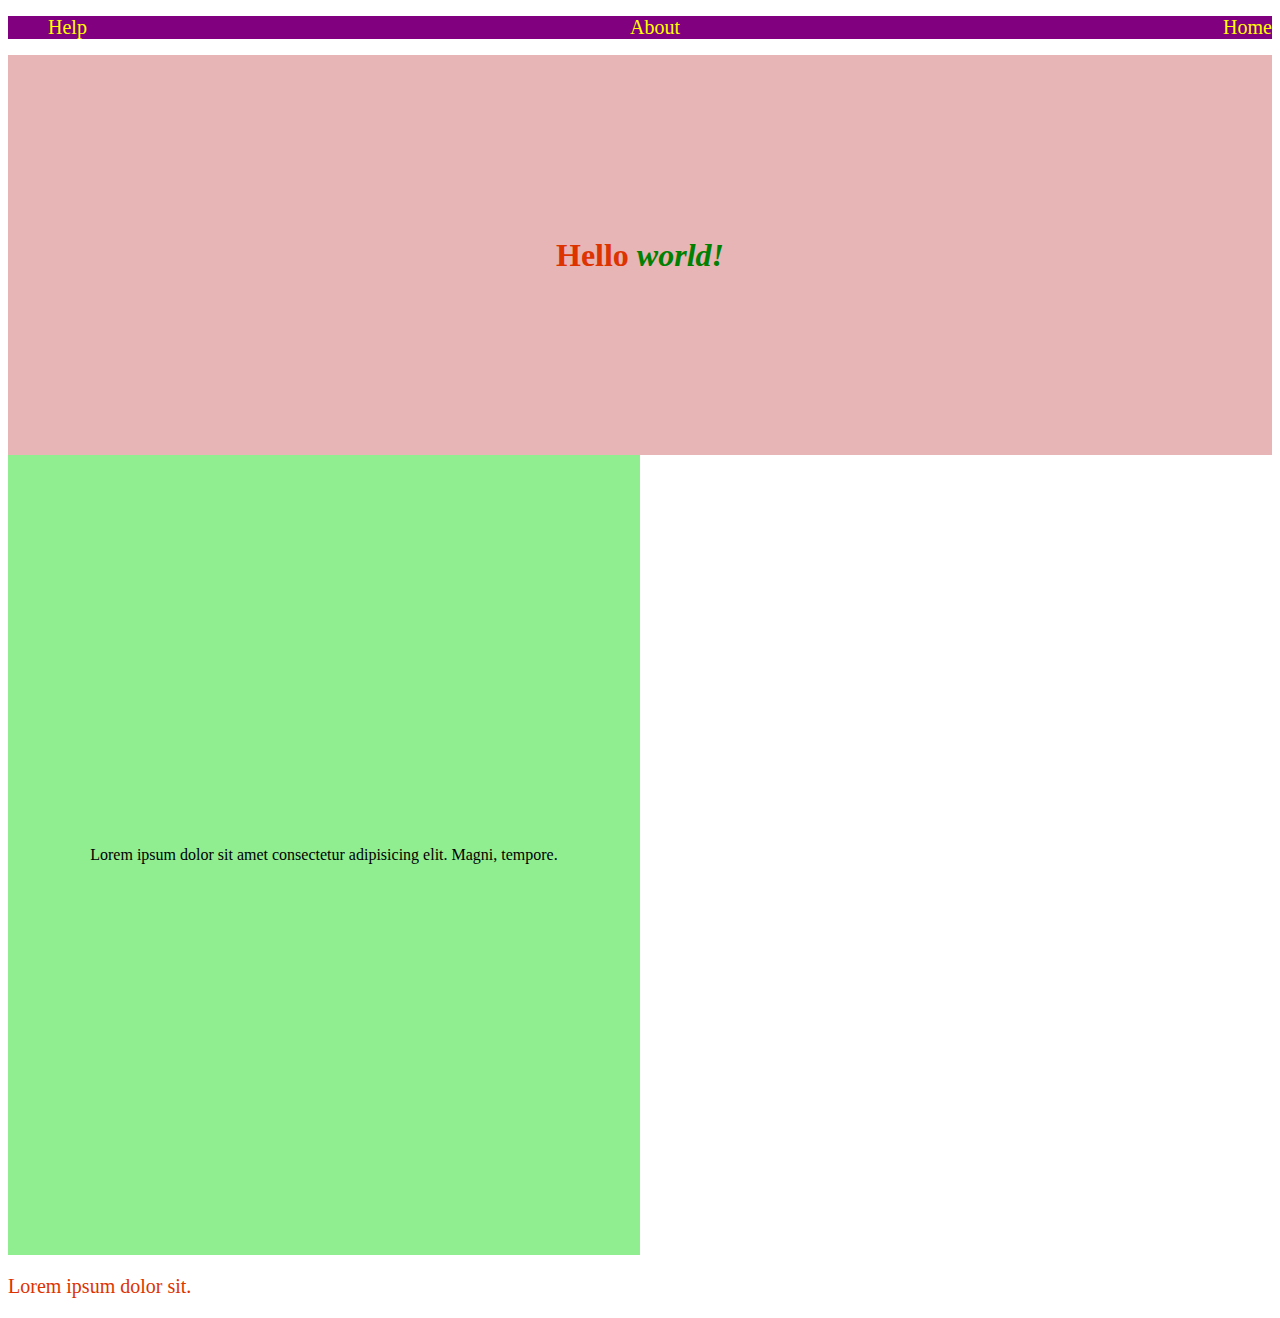
<file: practice/9-css-scss-practice/index.html>
<!DOCTYPE html>
<html lang="en">
<head>
    <meta charset="UTF-8">
    <meta name="viewport" content="width=device-width, initial-scale=1.0">
    <link rel="stylesheet" href="./resources/styles.css">
    <title>SCSS practice</title>
</head>
<body>
    <header>
        <nav>
            <ul>
                <li>Home</li>
                <li>About</li>
                <li>Help</li>
            </ul>
        </nav>
    </header>
    <div class="first-div">
        <h1>Hello <span>world!</span></h1>
    </div>
    <div class="second-div">
        <p>Lorem ipsum dolor sit amet consectetur adipisicing elit. Magni, tempore.</p>
    </div>
    <p class="my-text">Lorem ipsum dolor sit.</p>
</body>
</html>
</file>
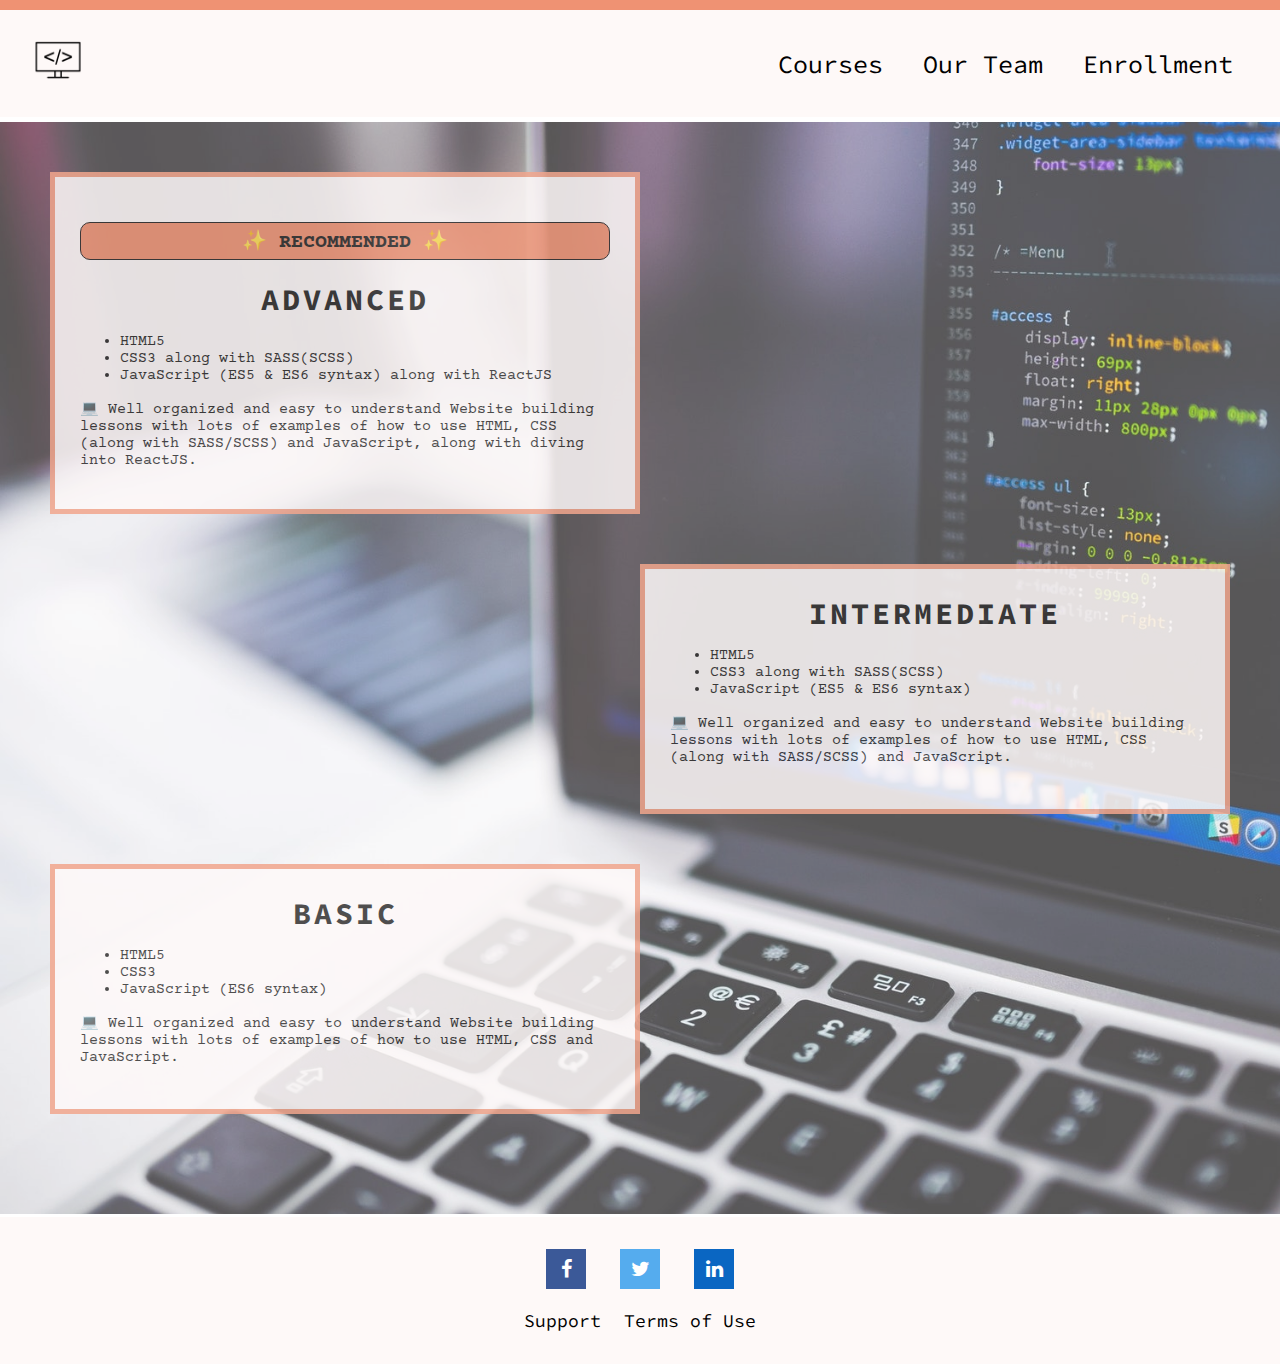
<file: school-project/pages/courses.html>
<!DOCTYPE html>
<html lang="en">
<head>
    <meta charset="UTF-8">
    <meta name="viewport" content="width=device-width, initial-scale=1.0">
    <link rel="stylesheet" href="../resources/css/courses.css">
    <script src="../resources/js/app.js" defer></script>
    <!-- Add icon library -->
    <link rel="stylesheet" href="https://cdnjs.cloudflare.com/ajax/libs/font-awesome/4.7.0/css/font-awesome.min.css">
    <title>Courses</title>
</head>
<body>
    <!-- ! Header -->
    <a href="javascript:void(0)" class="hamburger-icon js-hamburger-icon" onclick="toggleHeader()">
        <i class="fa fa-bars"></i>
    </a>
    <header class="main-header js-main-header">
        <div class="main-header__logo-wrapper">
            <a href="../index.html">
                <img src="../resources/images/logo.png" alt="Company Logo">
            </a>
        </div>
        <nav class="main-header__main-nav">
            <ul class="main-header__main-nav-list">
                <li class="main-header__main-nav-list-item">
                    <a href="courses.html">Courses</a>
                </li>
                <li class="main-header__main-nav-list-item">
                    <a href="./team.html">Our Team</a>
                </li>
                <li class="main-header__main-nav-list-item">
                    <a href="../pages/enrollment.html">Enrollment</a>
                </li>
            </ul>
        </nav>
    </header>
    <!-- ! Main -->
    <main>
        <div class="courses-wrapper">
            <div class="courses-wrapper__course basic-course">
                <h1>Basic</h1>
                <ul>
                    <li>HTML5</li>
                    <li>CSS3</li>
                    <li>JavaScript (ES6 syntax)</li>
                </ul>
                <p>
                    💻 Well organized and easy to understand Website building lessons with lots of examples of how to use HTML, CSS and JavaScript.
                </p>
            </div>
            <div class="courses-wrapper__course advanced-course">
                <h3>✨ Recommended ✨</h3>
                <h1>Advanced</h1>
                <ul>
                    <li>HTML5</li>
                    <li>CSS3 along with SASS(SCSS)</li>
                    <li>JavaScript (ES5 & ES6 syntax) along with ReactJS</li>
                </ul>
                <p>
                    💻 Well organized and easy to understand Website building lessons with lots of examples of how to use HTML, CSS (along with SASS/SCSS) and JavaScript, along with diving into ReactJS.
                </p>
            </div>
            <div class="courses-wrapper__course intermediate-course">
                <h1>Intermediate</h1>
                <ul>
                    <li>HTML5</li>
                    <li>CSS3 along with SASS(SCSS)</li>
                    <li>JavaScript (ES5 & ES6 syntax)</li>
                </ul>
                <p>
                    💻 Well organized and easy to understand Website building lessons with lots of examples of how to use HTML, CSS (along with SASS/SCSS) and JavaScript.
                </p>
            </div>
        </div>
    </main>
    <!-- ! Footer -->
    <footer class="main-footer">
        <nav class="main-footer__nav">
            <section class="main-footer__nav-social-icons">
                <a href="#" class="fa fa-facebook"></a>
                <a href="#" class="fa fa-twitter"></a>
                <a href="#" class="fa fa-linkedin"></a>
            </section>
            <ul class="main-footer__nav-list">
                <li>
                    <a href="#">
                        Support
                    </a>
                </li>
                <li>
                    <a href="#">
                        Terms of Use
                    </a>
                </li>
            </ul>
        </nav>
    </footer>
</body>
</html>
</file>
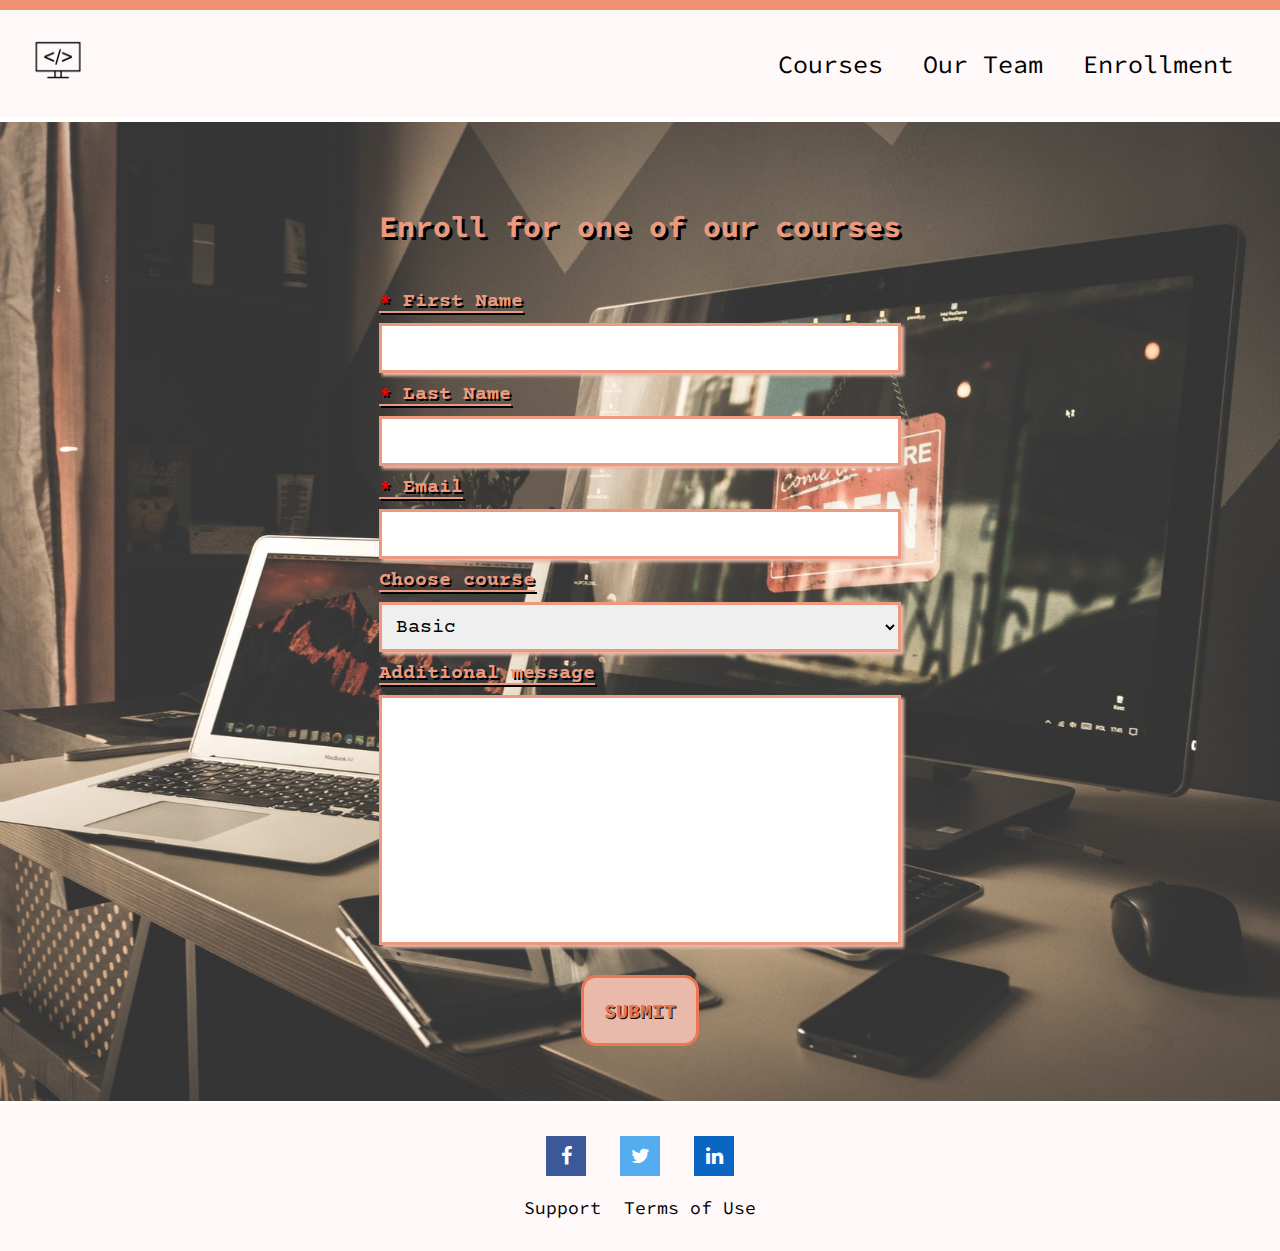
<file: school-project/pages/enrollment.html>
<!DOCTYPE html>
<html lang="en">
<head>
    <meta charset="UTF-8">
    <meta name="viewport" content="width=device-width, initial-scale=1.0">
    <link rel="stylesheet" href="../resources/css/enrollment.css">
    <link rel="stylesheet" href="https://cdnjs.cloudflare.com/ajax/libs/font-awesome/4.7.0/css/font-awesome.min.css">
    <script src="../resources/js/app.js" defer></script>
    <title>Enrollment</title>
</head>
<body>
    <!-- ! Header -->
    <a href="javascript:void(0)" class="hamburger-icon js-hamburger-icon" onclick="toggleHeader()">
        <i class="fa fa-bars"></i>
    </a>
    <header class="main-header js-main-header">
        <div class="main-header__logo-wrapper">
            <a href="../index.html">
                <img src="../resources/images/logo.png" alt="Company Logo">
            </a>
        </div>
        <nav class="main-header__main-nav">
            <ul class="main-header__main-nav-list">
                <li class="main-header__main-nav-list-item">
                    <a href="./courses.html">Courses</a>
                </li>
                <li class="main-header__main-nav-list-item">
                    <a href="./team.html">Our Team</a>
                </li>
                <li class="main-header__main-nav-list-item">
                    <a href="enrollment.html">Enrollment</a>
                </li>
            </ul>
        </nav>
    </header>
    <!-- ! Form -->
    <main>
        <div class="form-wrapper">
            <form class="form-wrapper__form" name="enrollment-form">
                <h3>Enroll for one of our courses</h3>
                <label class="required" for="firstName">
                    First Name
                </label>
                <input type="text">
                <label class="required" for="lastName">
                    Last Name
                </label>
                <input type="text">
                <label class="required" for="email">
                    Email
                </label>
                <input type="email">
                <label for="courseCbx">
                    Choose course
                </label>
                <select name="courseCbx" id="courseCbx">
                    <option value="basic">Basic</option>
                    <option value="intermmediate">Intermmediate</option>
                    <option value="advanced">Advanced</option>
                </select>
                <label for="message">
                    Additional message
                </label>
                <textarea name="" id="" cols="30" rows="10"></textarea>
                <button type="submit">
                    Submit
                </button>
            </form>
        </div>
    </main>
    <!-- ! Footer -->
    <footer class="main-footer">
        <nav class="main-footer__nav">
            <section class="main-footer__nav-social-icons">
                <a href="#" class="fa fa-facebook"></a>
                <a href="#" class="fa fa-twitter"></a>
                <a href="#" class="fa fa-linkedin"></a>
            </section>
            <ul class="main-footer__nav-list">
                <li>
                    <a href="#">
                        Support
                    </a>
                </li>
                <li>
                    <a href="#">
                        Terms of Use
                    </a>
                </li>
            </ul>
        </nav>
    </footer>
</body>
</html>
</file>
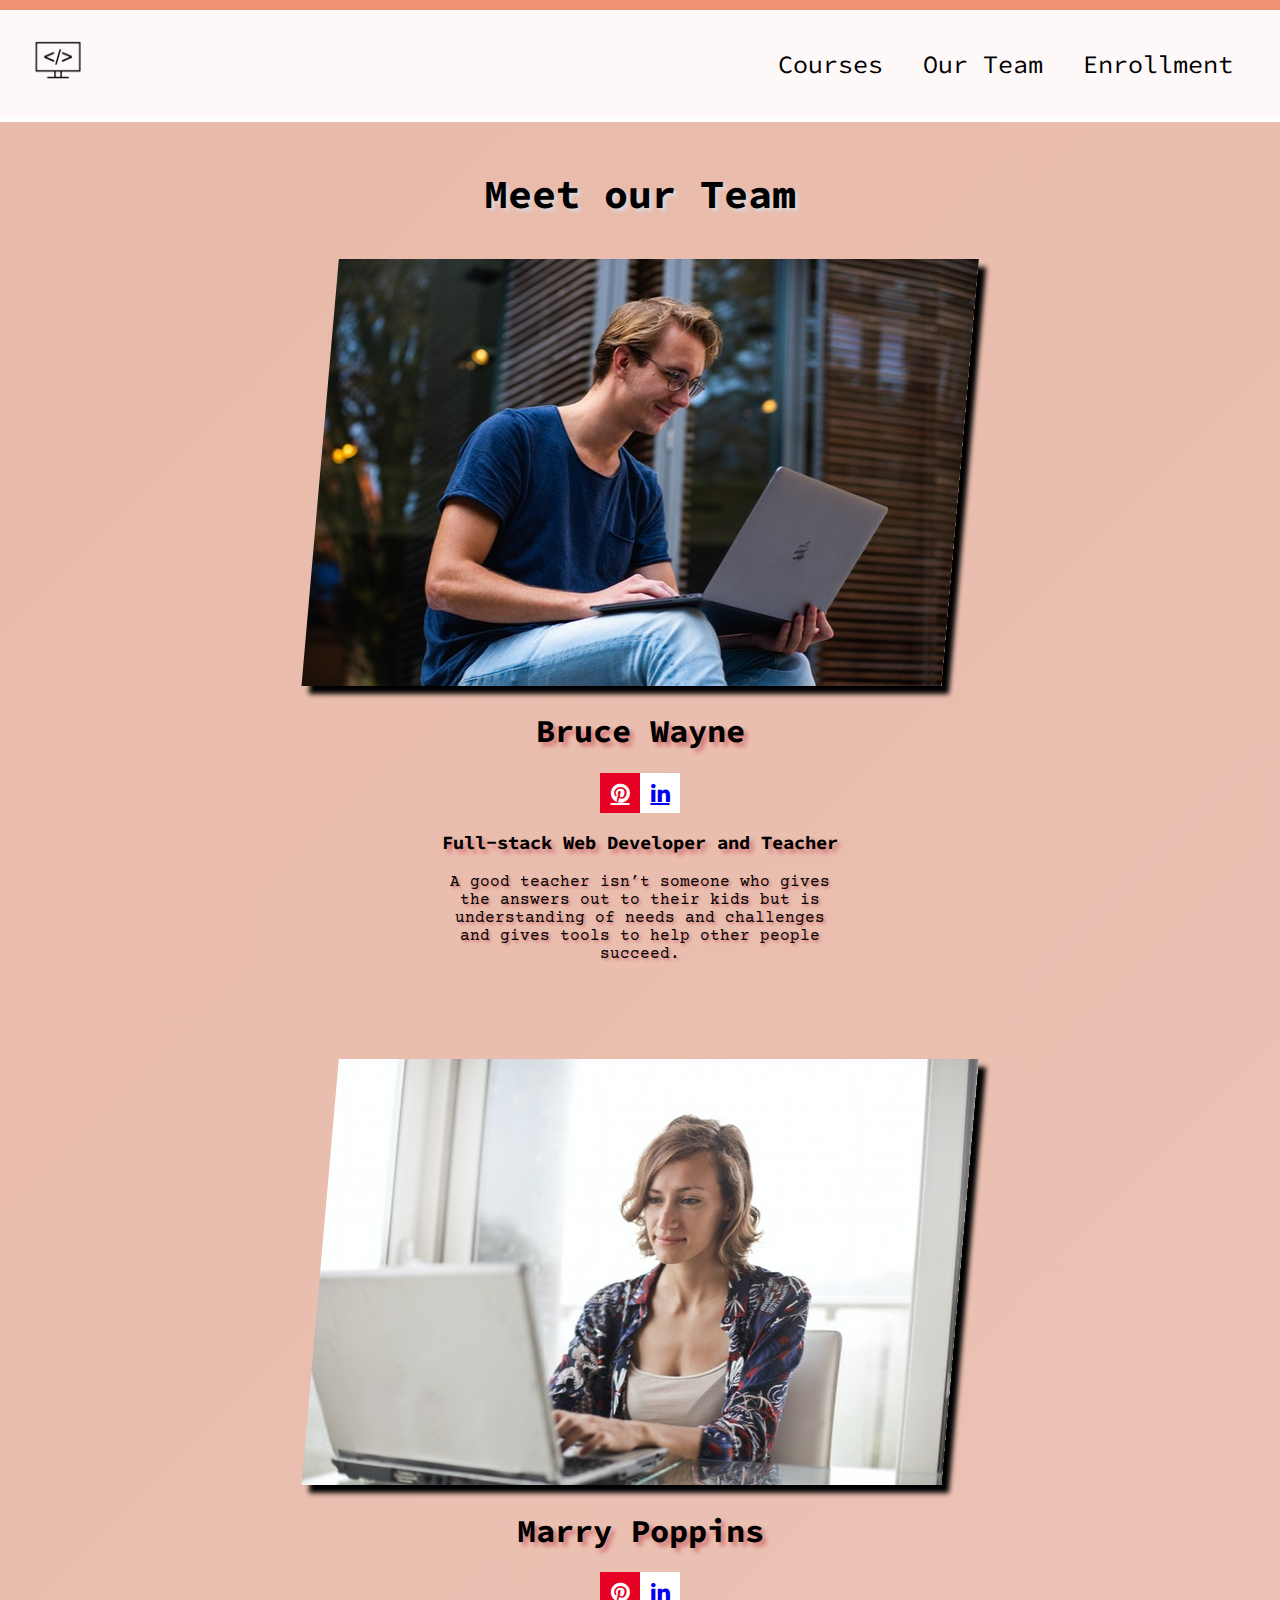
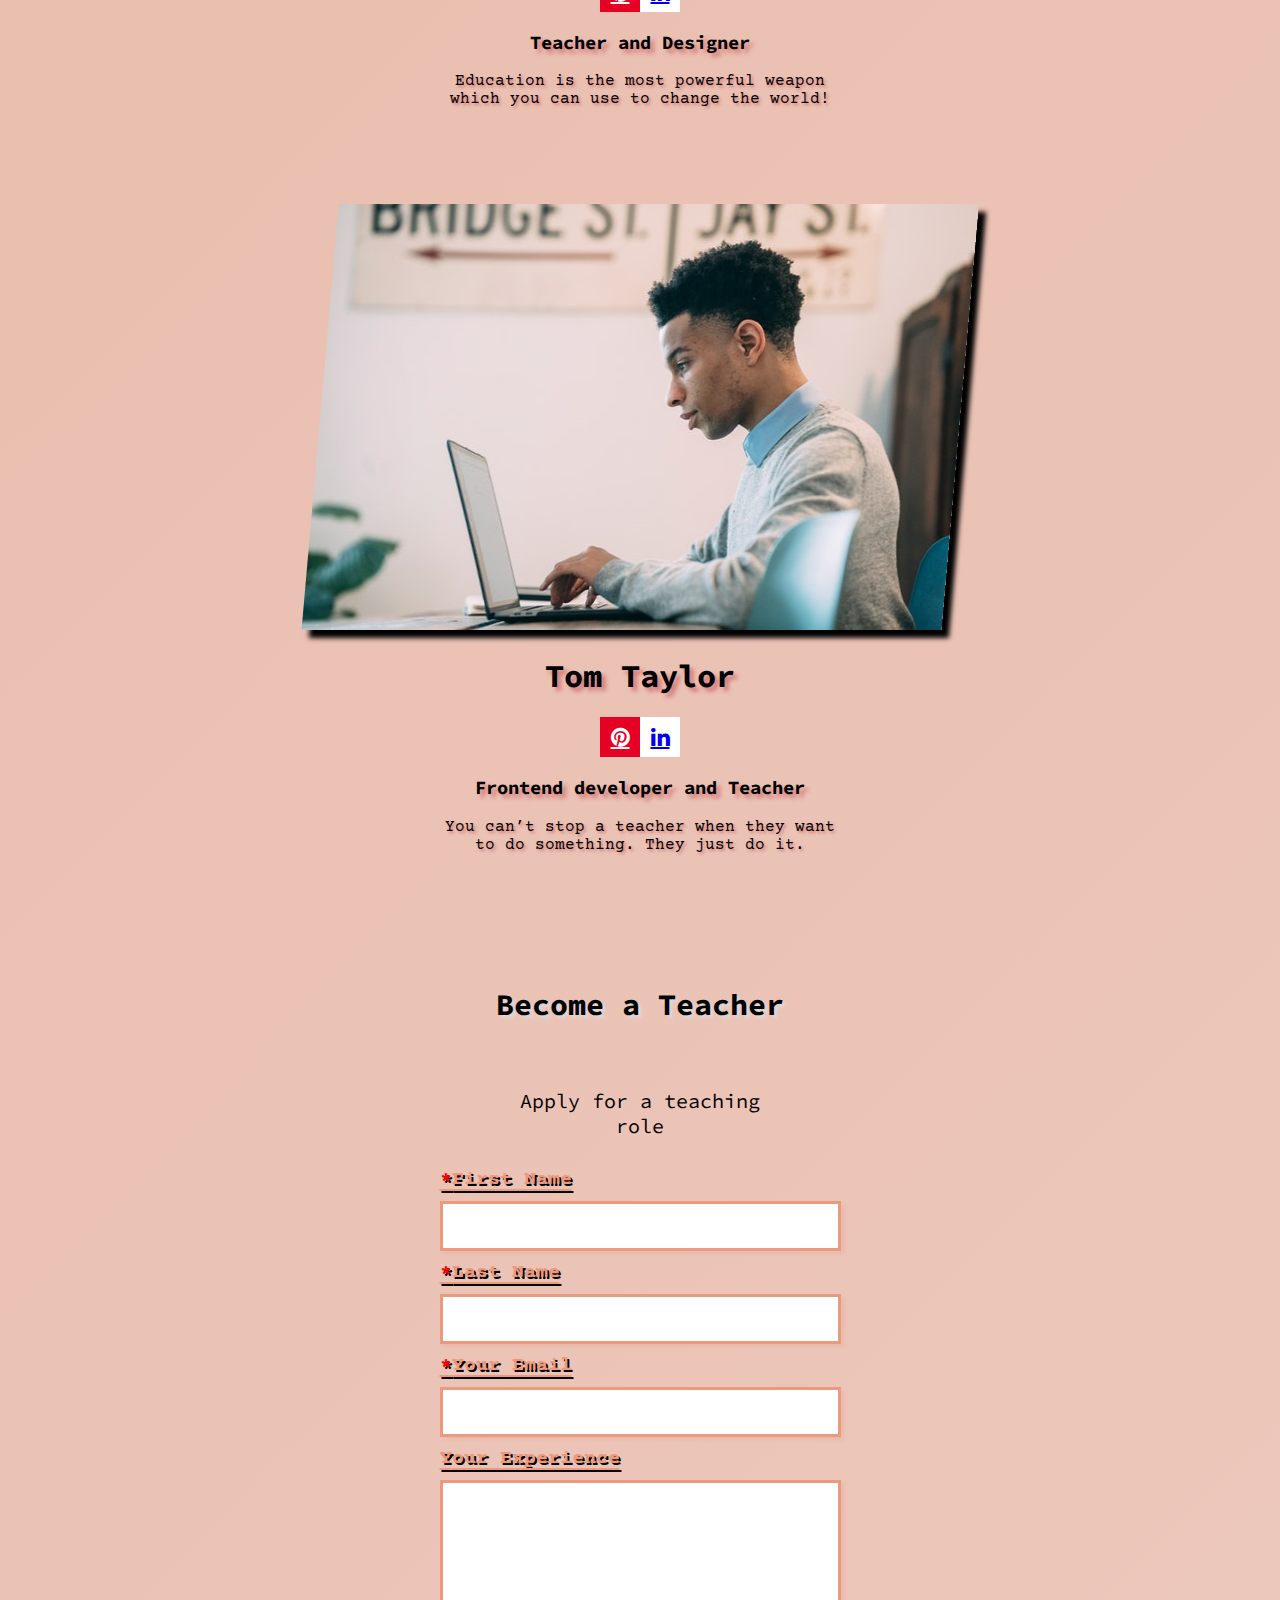
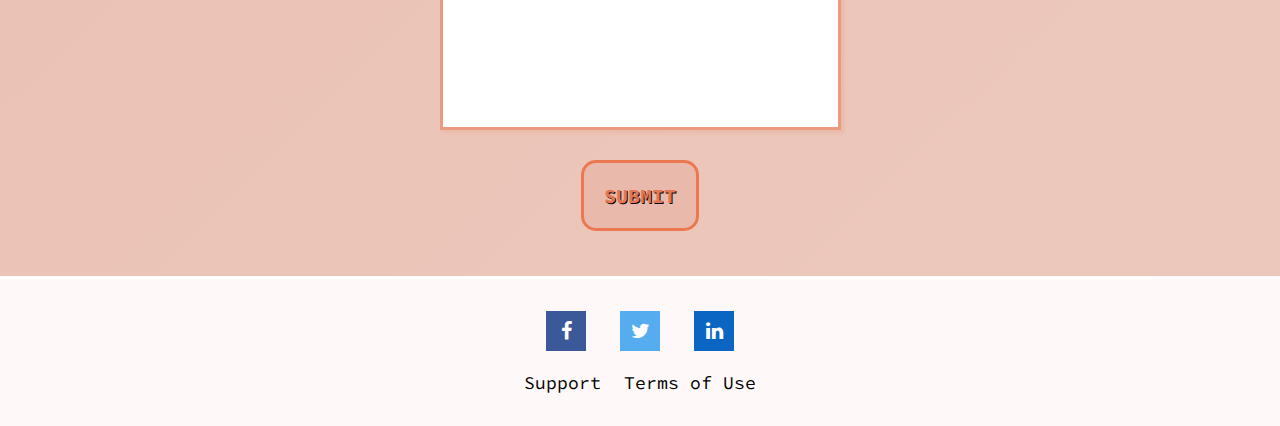
<file: school-project/pages/team.html>
<!DOCTYPE html>
<html lang="en">
<head>
    <meta charset="UTF-8">
    <meta name="viewport" content="width=device-width, initial-scale=1.0">
    <link rel="stylesheet" href="../resources/css/team.css">
    <link rel="stylesheet" href="https://cdnjs.cloudflare.com/ajax/libs/font-awesome/4.7.0/css/font-awesome.min.css">
    <script src="../resources/js/app.js" defer></script>
    <title>Our Team</title>
</head>
<body>
    <!-- ! Header -->
    <a href="javascript:void(0)" class="hamburger-icon js-hamburger-icon" onclick="toggleHeader()">
        <i class="fa fa-bars"></i>
    </a>
    <header class="main-header js-main-header">
        <div class="main-header__logo-wrapper">
            <a href="../index.html">
                <img src="../resources/images/logo.png" alt="Company Logo">
            </a>
        </div>
        <nav class="main-header__main-nav">
            <ul class="main-header__main-nav-list">
                <li class="main-header__main-nav-list-item">
                    <a href="./courses.html">Courses</a>
                </li>
                <li class="main-header__main-nav-list-item">
                    <a href="team.html">Our Team</a>
                </li>
                <li class="main-header__main-nav-list-item">
                    <a href="./enrollment.html">Enrollment</a>
                </li>
            </ul>
        </nav>
    </header>
    <main>
        <div class="team-title-wrapper">
            <h1 class="team-title-wrapper__title">
                Meet our Team
            </h1>
            <div class="team-wrapper">
                <article class="team-wrapper__teacher">
                    <div class="team-wrapper__teacher-img">
                        <img src="../resources/images/teacher-1.jpg" alt="Bruce Wayne">
                    </div>
                    <div class="team-wrapper__teacher-about">
                        <h1>Bruce Wayne</h1>
                        <div class="team-wrapper__teacher-about-icons odd-icons">
                            <a href="#" class="fa fa-pinterest"></a>
                            <a href="#" class="fa fa-linkedin"></a>
                        </div>
                        <h3>Full-stack Web Developer and Teacher</h3>
                        <p>A good teacher isn’t someone who gives the answers out to their kids but is understanding of needs and challenges and gives tools to help other people succeed.</p>
                    </div>
                </article>

                <article class="team-wrapper__teacher">
                    <div class="team-wrapper__teacher-img">
                        <img src="../resources/images/teacher-2.jpg" alt="Marry Poppins">
                    </div>
                    <div class="team-wrapper__teacher-about">
                        <h1>Marry Poppins</h1>
                        <div class="team-wrapper__teacher-about-icons even-icons">
                            <a href="#" class="fa fa-pinterest"></a>
                            <a href="#" class="fa fa-linkedin"></a>
                        </div>
                        <h3>Teacher and Designer</h3>
                        <p>Education is the most powerful weapon which you can use to change the world!</p>
                    </div>
                </article>

                <article class="team-wrapper__teacher">
                    <div class="team-wrapper__teacher-img">
                        <img src="../resources/images/teacher-3.jpg" alt="Tom Taylor">
                    </div>
                    <div class="team-wrapper__teacher-about">
                        <h1>Tom Taylor</h1>
                        <div class="team-wrapper__teacher-about-icons odd-icons">
                            <a href="#" class="fa fa-pinterest"></a>
                            <a href="#" class="fa fa-linkedin"></a>
                        </div>
                        <h3>Frontend developer and Teacher</h3>
                        <p>You can’t stop a teacher when they want to do something. They just do it.</p>
                    </div>
                </article>

                <div class="form-wrapper">
                    <form class="form-wrapper__form" name="enrollment-form">
                        <h3>Become a Teacher</h3>
                        <p>Apply for a teaching role</p>
                        <label for="firstName" class="required">First Name</label>
                        <input type="text">
                        <label for="lastName" class="required">Last Name</label>
                        <input type="text">
                        <label for="email" class="required">Your Email</label>
                        <input type="email">
                        <label for="experience">Your Experience</label>
                        <textarea name="experience" id="experience" cols="30" rows="10"></textarea>
                        <button type="submit">Submit</button>
                    </form>
                </div>
            </div>
        </div>
    </main>
    <!-- ! Footer -->
    <footer class="main-footer">
        <nav class="main-footer__nav">
            <section class="main-footer__nav-social-icons">
                <a href="#" class="fa fa-facebook"></a>
                <a href="#" class="fa fa-twitter"></a>
                <a href="#" class="fa fa-linkedin"></a>
            </section>
            <ul class="main-footer__nav-list">
                <li>
                    <a href="#">
                        Support
                    </a>
                </li>
                <li>
                    <a href="#">
                        Terms of Use
                    </a>
                </li>
            </ul>
        </nav>
    </footer>
</body>
</html>
</file>
<file: 1-css-intro-specificity-and-box-model/css/styles.css>
/* ! CSS stilovi se primenjuju odozgo na dole */

/* * {
    background-color: blueviolet;
} */

/* * primer element selector-a */
h1 {
    color: blueviolet;
}

/* * primer class selector-a (mora imati TACKU kao prefix) */
.my-heading {
    color: blue;
}

.custom-heading {
    color: #dd3300;
    font-style: italic;
}

.my-wrapper {
    background-color: rgb(226, 226, 133);
}

/* * primer attribute selector-a */
[disabled] {
    color: red;
    background-color: blueviolet;
}

.special-disabled-btn {
    color: rgb(128, 160, 12);
    background-color: aqua;
}

/* * primer ID selector-a (mora imati # kao prefix) */
#my-text-1,
#my-text-2 {
    color: rgb(94, 61, 1);
    font-size: 17px;
}

p {
    color: blue;
}
</file>
<file: school-project/resources/css/styles.css>
@import url("https://fonts.googleapis.com/css2?family=Courier+Prime&family=Source+Code+Pro&display=swap");
* {
  box-sizing: border-box;
}

body {
  margin: 0;
  background-color: #fef9f8;
}

.hamburger-icon {
  color: #ef9273;
  font-size: 30px;
  margin-left: 5px;
}
@media screen and (min-width: 768px) {
  .hamburger-icon {
    display: none;
  }
}

.closed {
  display: none !important;
}

/* ! Header */
.main-header {
  border-top: 10px solid #ef9273;
  border-bottom: 5px solid #fff;
  padding: 20px;
  display: flex;
  justify-content: center;
  align-items: center;
}
@media only screen and (max-width: 768px) {
  .main-header {
    height: 300px;
    flex-direction: column;
    justify-content: space-evenly;
  }
}
.main-header__logo-wrapper {
  font-family: "Source Code Pro", monospace;
  font-weight: bolder;
  font-size: 25px;
  display: inline-block;
  vertical-align: middle;
  width: calc(100% - 510px);
}
.main-header__logo-wrapper a {
  text-decoration: none;
  color: black;
}
.main-header__logo-wrapper a img {
  width: 60px;
  height: 60px;
}
@media only screen and (max-width: 768px) {
  .main-header__logo-wrapper {
    margin: 0 auto;
    width: auto;
  }
}
.main-header__main-nav {
  display: inline-block;
  vertical-align: middle;
}
.main-header__main-nav-list {
  list-style-type: none;
  padding: 0;
  margin: 0;
  display: flex !important;
  flex-flow: wrap;
  align-items: stretch;
  justify-content: space-between;
}
@media only screen and (max-width: 768px) {
  .main-header__main-nav-list {
    height: 150px;
    flex-direction: column;
    justify-content: space-between;
    align-items: center;
  }
}
.main-header__main-nav-list-item {
  display: inline-block;
}
.main-header__main-nav-list-item a {
  font-family: "Source Code Pro", monospace;
  font-size: 25px;
  color: black;
  text-decoration: none;
  padding: 5px 20px;
  transition: 0.2s ease-in-out;
}
.main-header__main-nav-list-item a:hover, .main-header__main-nav-list-item a:active {
  color: #fef9f8;
  background: #ef9273;
  border-radius: 40px;
  transition: 0.2s ease-in-out;
}

.main-footer {
  border-top: 3px solid white;
  height: 150px;
  display: flex !important;
  align-items: center;
  justify-content: center;
}
.main-footer__nav {
  width: 20%;
}
.main-footer__nav-list {
  display: flex !important;
  flex-flow: wrap;
  align-items: stretch;
  justify-content: space-around;
  padding: 0;
  margin: 15px 0;
  list-style-type: none;
}
.main-footer__nav-list li a {
  color: black;
  font-size: 18px;
  font-family: "Source Code Pro", monospace;
  text-decoration: none;
}
.main-footer__nav-list li a:hover {
  cursor: pointer;
  text-shadow: 2px 2px 2px #ddd7d6;
  font-size: 18.5px;
  transition: 0.2s ease-in-out;
}
@media only screen and (max-width: 768px) {
  .main-footer__nav-list {
    justify-content: space-evenly;
  }
}
.main-footer__nav-social-icons {
  padding: 0;
  margin: 0;
  margin-top: 15px;
  display: flex !important;
  flex-flow: wrap;
  align-items: center;
  justify-content: space-evenly;
  /* Twitter */
  /* Linkedin */
}
.main-footer__nav-social-icons .fa {
  display: flex !important;
  align-items: center;
  justify-content: center;
  padding: 20px;
  font-size: 20px;
  width: 20px;
  height: 20px;
  margin-bottom: 5px;
  text-align: center;
  text-decoration: none;
}
.main-footer__nav-social-icons .fa:hover {
  opacity: 0.7;
}
.main-footer__nav-social-icons .fa-facebook {
  background: #3B5998;
  color: white;
}
.main-footer__nav-social-icons .fa-twitter {
  background: #55ACEE;
  color: white;
}
.main-footer__nav-social-icons .fa-linkedin {
  background: #0A66C2;
  color: white;
}
@media only screen and (max-width: 768px) {
  .main-footer__nav {
    width: 80%;
  }
}

.hero-wrapper {
  font-family: "Courier Prime", monospace;
  height: 70vh;
  padding: 20px;
  background-image: url("../images/hero-image.png");
  background-repeat: no-repeat;
  background-size: cover;
  animation-name: slider;
  animation-duration: 15s;
  animation-iteration-count: infinite;
  animation-timing-function: ease-in-out;
}
.hero-wrapper h1 {
  letter-spacing: 5px;
  text-shadow: 2px 2px 1px #eb9a7f;
}
.hero-wrapper p {
  width: 50%;
  letter-spacing: 2px;
  font-style: italic;
}
@media only screen and (max-width: 600px) {
  .hero-wrapper p {
    width: 80%;
  }
}
@media only screen and (max-width: 600px) {
  .hero-wrapper {
    display: flex !important;
    flex-flow: column;
    align-items: center;
    text-align: center;
  }
}
@media only screen and (max-width: 1400px) {
  .hero-wrapper {
    animation: none;
  }
}

.plans-wrapper {
  width: 90%;
  margin: 50px auto;
  display: flex !important;
  flex-flow: wrap;
  align-items: center;
  justify-content: space-around;
  font-family: "Courier Prime", monospace;
}
.plans-wrapper__title {
  flex-basis: 100%;
  text-align: center;
  font-size: 42px;
}
.plans-wrapper__article {
  border: 3px solid black;
  padding: 50px 35px;
  border-radius: 25px;
  margin-bottom: 20px;
  min-width: 350px;
  background: #f2bdab;
  display: flex !important;
  flex-flow: column;
  align-items: center;
  flex-basis: 20%;
  text-align: center;
  max-height: 650px;
  box-shadow: 5px 4px 5px 5px rgb(151, 150, 150);
}
.plans-wrapper__article h1 {
  letter-spacing: 3px;
  text-shadow: 3px 3px 3px #ddd7d6;
}
.plans-wrapper__article h1:nth-child(1) {
  font-size: 35px;
  font-weight: bolder;
  text-transform: uppercase;
}
.plans-wrapper__article h1:nth-child(2) {
  font-weight: bold;
  font-size: 27px;
  text-decoration: underline;
  text-underline-offset: 6px;
}
.plans-wrapper__article h2,
.plans-wrapper__article h3 {
  text-shadow: 3px 3px 3px #ddd7d6;
}
.plans-wrapper__article h3 {
  font-size: 23px;
}
.plans-wrapper__article ul {
  font-family: "Source Code Pro", monospace;
  font-size: 19px;
  font-weight: bold;
  list-style-type: none;
  text-align: left;
}
.plans-wrapper__article .choose-plan__button-wrapper {
  margin-top: 20px;
}
.plans-wrapper__article .choose-plan__button-wrapper button {
  font-family: "Courier Prime", monospace;
  font-size: 19px;
  border: 2px solid black;
  border-radius: 10px;
  padding: 10px 25px;
  background-color: #fef9f8;
}
.plans-wrapper__article .choose-plan__button-wrapper button:hover {
  background-color: #ddd7d6;
  cursor: pointer;
  transition: 0.2s ease-in-out;
}
.plans-wrapper .advanced {
  order: 1;
  min-height: 700px;
  background: #e99072;
}
.plans-wrapper .intermediate {
  order: 2;
}

.about-wrapper {
  margin-top: 100px;
  padding: 50px 0;
  background-color: #eb9a7f;
  display: flex !important;
  flex-flow: column;
  align-items: center;
  justify-content: space-around;
}
.about-wrapper__title {
  font-family: "Courier Prime", monospace;
  font-size: 45px;
  letter-spacing: 5px;
  text-shadow: 3px 3px 3px #ddd7d6;
}
@media only screen and (max-width: 768px) {
  .about-wrapper__title {
    font-size: 36px;
  }
}
.about-wrapper__text {
  width: 50%;
  font-family: "Courier Prime", monospace;
  font-size: 22px;
  text-shadow: 3px 3px 3px #ddd7d6;
  text-align: justify;
}
.about-wrapper__text p {
  line-height: 1.5;
}
@media only screen and (max-width: 768px) {
  .about-wrapper__text {
    width: 80%;
    font-size: 18px;
  }
}
.about-wrapper__founders {
  width: 70%;
  display: flex !important;
  flex-flow: wrap;
  align-items: center;
  justify-content: space-evenly;
}
.about-wrapper__founders-card {
  flex-basis: 550px;
  margin-top: 50px;
  display: flex !important;
  flex-flow: column;
  align-items: center;
  flex-direction: column;
  align-items: center;
}
.about-wrapper__founders-card img {
  border: 3px solid #e88969;
  border-radius: 25px;
  box-shadow: 5px 4px 5px 5px rgb(54, 54, 54);
}
@media only screen and (max-width: 768px) {
  .about-wrapper__founders-card img {
    width: 300px;
    height: 300px;
  }
}
.about-wrapper__founders-card h1,
.about-wrapper__founders-card h3,
.about-wrapper__founders-card p {
  font-family: "Source Code Pro", monospace;
}
.about-wrapper__founders-card h1 {
  font-size: 35px;
  text-shadow: 3px 3px 3px #ddd7d6;
}
.about-wrapper__founders-card h3 {
  font-size: 25px;
  text-shadow: 3px 3px 3px #ddd7d6;
}
@media only screen and (max-width: 768px) {
  .about-wrapper__founders-card h3 {
    text-align: center;
  }
}
.about-wrapper__founders-card p {
  width: 75%;
  text-align: center;
  line-height: 1.3;
  font-size: 18px;
  text-shadow: 3px 3px 3px #ddd7d6;
}
@media only screen and (max-width: 768px) {
  .about-wrapper__founders-card p {
    width: 90%;
  }
}

.go-to-top-wrapper {
  display: flex;
  justify-content: center;
}
.go-to-top-wrapper a {
  text-decoration: none;
  color: black;
  font-size: 30px;
  font-family: "Source Code Pro", monospace;
}

@keyframes slider {
  0% {
    background-image: url("../images/hero-image.png");
  }
  33% {
    background-image: url("../images/hero-image2.png");
  }
  66% {
    background-image: url("../images/hero-image3.png");
  }
  100% {
    background-image: url("../images/hero-image.png");
  }
}/*# sourceMappingURL=styles.css.map */
</file>
<file: practice/10-css-transitions-transformations-animations/resources/css/styles.css>
.transition-wrapper {
    background-color: lightgreen;
    padding: 25px;
    border: 2px solid black;
    width: fit-content; /* ! fit-content definise da sirina elementa bude onolika koliki je content u okviru nje */
}

.transition-wrapper:hover {
    cursor: pointer;
    background-color: red;
    /* transition-property: background-color;
    transition-duration: 2s;
    transition-timing-function: cubic-bezier(0.39, 0.575, 0.565, 1);
    transition-delay: 1s; */
    transition: background-color 2s ease-in 0.5s;
}

/* 
    Transformacije
    1. Rotate (rotiranje elementa)
    2. Scale (skaliranje, odnosno uvecavanje ili smanjenje elementa)
    3. Translate (pomeranje elementa)
    4. Skew (iskrivljenje, nagib elementa)
*/


.transformation-wrapper,
.animation-wrapper {
    width: fit-content;
    margin: 50px auto;
    background-color: #dd3300;
    padding: 25px;
    border: 2px solid black;
}

.transformation-wrapper:hover {
    cursor: pointer;
    /* Transformacije nad ovim elementom: */
    /* transform: rotateX(45deg); */
    /* transform: rotateY(45deg); */
    /* ! Samo rotate bez X ili Y, oznacava rotaciju po Z osi*/
    /* transform: rotate(45deg);  */ /* Rotiranje ka desno */
    /* transform: rotate(-90deg); */ /* Rotiranje ka levo (u stepenima) */
    
    /* transform: scaleX(1.5); */
    /* transform: scaleY(0.5); */
    /* ! Samo scale() uvecava i po X i po Y osi */
    /* transform: scale(1.2); */
    /* transform: scale(1.2, 1.5); */

    /* transform: translateX(100px); */
    /* transform: translateX(-100px); */
    /* transform: translateY(100px); */
    /* transform: translateY(-100px); */
    /* ! Samo translate() ce raditi pomeranje po X osi */
    /* transform: translate(30%); */
    /* transform: translate(30%, 50%); */

    /* transform: skewX(-15deg); */
    /* transform: skewY(15deg); */
    /* transform: skewY(-15deg); */
    /* ! Samo scew() radi nagib po X osi */
    /* transform: skew(20deg); */
    /* transform: skew(20deg, 10deg); */

    transform: rotate(30deg) scale(1.3) translate(100px, 50px) skew(20deg, -10deg);
}

/* Animations */
.animation-wrapper {
    background-color: rgb(155, 111, 155);
    /* animation-name: anim; */
    /* animation-duration: 10s; */
    /* animation-timing-function: ease-in-out; */
    /* animation-delay: 3s; */
    /* animation-iteration-count: infinite; */
    animation: anim 10s infinite;
}

/* .animation-wrapper:hover {
    animation: anim 10s infinite;
} */

@keyframes anim {
    /* 0% { background-color: rgb(155, 111, 155); }
    50% { background-color: red; }
    100% { background-color: green; } */
    0% { transform: rotate(0deg); }
    25% { transform: scale(1.2); }
    50% { transform: translate(100px, 0); }
    75% { transform: skew(10deg); }
    100% { transform: rotate(360deg); }
}
</file>
<file: practice/2-css-box-sizing-combinators-display-prop/css/styles.css>
* {
    box-sizing: border-box; /* TODO Ovaj property definise nacin na koji kalkulisemo visinu i sirinu elemenata */
}

.wrapper-one {
    /* box-sizing: content-box; */ /* ! Default nacin kalkulacije visine i sirine elementa */
    width: 300px;
    height: 100px;
    padding: 50px; /* ! Shorthand property --> padding od 50 px se dodaje sa gornje, desne, donje i leve strane elementa */
    /* ! Umesto donje 4 linije koda, mozemo svaku stranu aplicirati padding linijom koda od gore  */
    /* padding-top: 50px;
    padding-left: 50px;
    padding-bottom: 50px;
    padding-right: 50px; */
    /* margin: 100px; */ /* ! Shorthand property (skracenica) */
    margin-bottom: 100px;
    border: 10px solid black;
    /* border-style: solid;
    border-width: 10px;
    border-color: black; */
    background-color: aqua;
}

.wrapper-two {
    /* box-sizing: border-box; */
    width: 300px;
    height: 100px;
    padding: 50px;
    border: 10px solid black;
    background-color: greenyellow;
}

/* ! Combinators */
/* TODO Descendant (potomak) kombinator - najcesce koriscen - kombinator koji gadja SVE potomke prvobitno napisanog selektora (bez obzira da li su mu deca, unuci, itd). */

/* .my-wrapper p {
    color: red;
} */

/* TODO Child kombinator - kombinator koji gadja samo direktnu decu od prvobitno napisanog selektora */

/* .my-wrapper > p {
    color: blue;
} */

/* TODO Next sibling kombinator - kombinator koji gadja samo prvi naredni element od prvobitno napisanog selektora */
/* .first-title + p {
    color: orange;
} */

/* TODO Subsequent sibling kombinator - kombinator koji gadja SVE naredne elemente (NAKON) od prvobitno napisanog selektora koji su na istom nivou kao prvobitno napisani selektor */
.first-title ~ p {
    color: purple;
}


/* ! Display property */

.example-div {
    /* display: block */ /* Ukljucen iako nismo specificirali jer su elementi tipa BLOCK LEVEL elementi */
    background-color: aquamarine;
    width: 50%;
    height: 200px;
}

/* Pravilo ispod nema nikakvog efekta jer su u pitanju INLINE LEVEL elementi (<a>) */
.moj-link {
    /* display: inline */ /* Ukljucen iako nismo specificirali jer su elementi tipa INLINE LEVEL elementi */
    background-color: palegreen;
    width: 200px;
    height: 150px;
    margin-bottom: 20px;
}

.moj-link-2 {
    display: inline-block;
    height: 100px;
    width: 100px;
    background-color: blueviolet;
}

/* display: none skriva element sa stranice (i ne rezervise njegovu visinu i sirinu uopste), DOK visibility: hidden samo sakriva element ali i dalje ostavlja ucitanu visinu i sirinu elementa */
.hide-me {
    /* display: none; */
    visibility: hidden;
}
</file>
<file: practice/3-css-important-and-pseudo-classes/css/styles.css>
.important-wrapper .my-p {
    color: red !important;
}

.important-wrapper .my-custom-p {
    color: green;
}

/* ! Important flag koristitie kada uvek, bez obzira na bilo sta drugo, odredjeno CSS pravilo nad nekim elementom (elementima) zelite da primenite! */


.pseudo-wrapper a {
    color: red;
}

.pseudo-wrapper a:hover {
    color: lightgreen;
    background-color: purple;
    /* display: inline-block;
    width: 200px;
    height: 150px;
    background-color: aquamarine; */
}

.pseudo-wrapper .name-input {
    background-color: rgb(198, 198, 228);
}

.pseudo-wrapper .name-input:focus {
    background-color: rgb(69, 69, 250);
}
</file>
<file: practice/4-css-flex-layout/css/styles.css>
/* Flex container */
.main-wrapper {
    display: flex;
    /* flex-direction: row */ /* ! default vrednost za flex-direction je ROW */
    /* flex-direction: column; */
    /* flex-wrap: wrap; */ /* ! default vrednost za flex-wrap je nowrap (dakle nece padati u novi red flex itemi) */
    /* flex-wrap: nowrap; */
    flex-flow: row wrap;
    justify-content: center; /* ! Justify-content je atribut kojim podesavate poziciju elemenata u odnosu na X osu */
    align-items: flex-start; /* ! Align-items je atribut kojim podesavate poziciju elemenata u odnosu na Y osu */
}

/* Flex itemi */
.box-num-1,
.box-num-2,
.box-num-3 {
    border: 1px solid black;
    background-color: aquamarine;
    width: 400px;
}

/* Sada flex item postaje flex container za sebe */
.box-num-1 {
    display: flex;
    flex-direction: column;
    align-items: center;
    /* flex-basis: 70%; */ /* ! ovaj atribut se moze koristiti samo nad flex-itemom, i definise njegovu sirinu */
}

.box-num-2 {
    /* order: 1; */ /* ! ovaj atribut se moze koirsititi samo nad flex itemom i on definise njegovu poziciju unutar flex container-a */
    /* flex-grow: 3; */ /* ! Flex grow moze da definise koliko ce procentualno da se element siri u odnosu na ostale u odnosu na celokupnu raspolozivu sirinu */
}
</file>
<file: practice/5-css-position-property/css/styles.css>
* {
    box-sizing: border-box;
}

body {
    /* margin: 0; */
    padding: 0;
}

/*
 Position property moze imati vrednosti:
 1. Static (po default-u vazi za svaki element)
 2. Relative
 3. Absolute
 4. Fixed
 5. Sticky
*/

header {
    background-color: purple;
    /* position: fixed; */ /* * uz position: fixed element ce biti nakacen i fixiran u odnosu na offset i pratice vas tokom skrolovanja vertikalnog/horizontalnog */
    /* top: 0;
    left: 0; */
    /* position: sticky; */
    /* top: 150px; */
    width: 100%;
}

.main-wrapper {
    background-color: tomato;
    height: 200vh;
    /* position: static; */ /* * default vrednost za position property je static */
    /* position: relative; */ /* * position: relative ce u skladu sa offset vrednostima koje napisete da element pomeri od pocetne pozicije (tacke gore levo) za zadati offset */
    /* Offset properties: TOP , LEFT , BOTTOM , RIGHT */
    /* top: 200px;
    left: 200px; */
}

/*
    Position: absolute narusava flow dokumenta, jer se element ponasa "kako on zeli" , odnosno izlazi van flow-a kompletnog dokuemnta.
    Ovo ponasanje moze se ograniciti primenom position: relative na parent element elementa koji ima position: absolute
*/

.div-1 {
    background-color: green;
    height: 500px;
    position: absolute;
    top: 100px;
    left: 100px;
    z-index: 1;
}

.div-2 {
    position: relative;
    z-index: 2;
}

.div-3 {
    z-index: 0;
}

/*
 Position: sticky se ponasa kao kombinacija relative i fixed position-a. To znaci da kad se stranica ucita element je na svom mestu (kao da ima relative position),
 ali kad krenemo da skrolujemo i dodjemo do limita (vrednosti) zadaate npr top offset-om za taj element, onda ce element postati fiksiran u tom offset iznosu
*/

.sticky-div {
    position: sticky;
    top: 30px;
    background-color: aquamarine;
    padding: 50px;
    font-size: 20px;
}
</file>
<file: practice/6-css-background-property/resources/css/styles.css>
div {
    width: 700px;
    height: 700px;
    margin: 50px auto;
    border: 1px solid black;
    /* ! Background gradient-i */
    /* background: linear-gradient(blue, purple, yellow); */
    /* background: radial-gradient(blue, purple, yellow); */

    /* ! Background slike */
    /* TODO 1. background-repeat */
    background: url('../images/founder-1.png');
    background-repeat: repeat; /* default ponavlja sliku u svim pravcima */
    background-repeat: no-repeat; /* zabranjuje ponavljanje slike */
    /* background-repeat: repeat-x;
    background-repeat: repeat-y; */

    /* TODO 2. background-size */
    /* background-size: 200px; */ /* ! direktno hard-kodovanje vrednosti se retko koristi, kao sto je npr u ovoj linij */
    /* background-size: contain;  */
    background-size: cover;

    /* TODO 3. background-position */
    background-position: center;

    /* TODO 4. background-attachment */
    background-attachment: scroll;
    background-attachment: fixed;

    /* TODO 5. background-clip */
    background: rgb(211, 211, 238);
    border: 5px dotted red;
    padding: 20px;
    background-clip: border-box; /* definise da se background prostire do krajnjih granica border-a */
    background-clip: content-box; /* definise da se background prostire do pocetnih granica padding-a */
    background-clip: padding-box; /* definise da se background prostire do krajnjih granica padding-a */
}
</file>
<file: practice/7-css-media-queries/resources/styles.css>
@import url('https://fonts.googleapis.com/css2?family=Poppins&display=swap');

/* font-family: 'Poppins', sans-serif; */

* {
    box-sizing: border-box;
}

body {
    margin: 0;
    padding: 0;
}

.hero-wrapper {
    background: url('../../../school-project/resources/images/hero-image.png');
    height: 100vh;
    width: 100%;
    background-repeat: no-repeat;
    background-size: cover;
    background-position: center;
    display: flex;
    flex-direction: column;
    justify-content: center;
    align-items: center;
    font-family: 'Poppins', sans-serif;
    /* filter: grayscale(50%); */
}

.title-part h1 {
    font-size: 30px;
    text-decoration: underline;
    color: #dd3300;
    text-underline-offset: 7px;
}

.about-part {
    text-align: center;
    width: 50%;
    border: 4px solid #dd3300;
    margin-top: 15px;
    min-width: 300px;
    padding: 20px 30px;
    background: azure;
}

.about-part h3 {
    font-size: 25px;
}

.about-part p {
    font-size: 20px;
    font-weight: bold;
}

.about-part button {
    border: 2px solid black;
    padding: 10px 15px;
    font-size: 15px;
}

.about-part button:hover {
    cursor: pointer;
    background-color: aquamarine;
}

/* ! Media queries */

/* Extra small devices (phones, 600px and down) */
@media only screen and (max-width: 600px) {
    .title-part {
        background-color: red;
    }
    .about-part {
        background-color: blueviolet;
    }
}

/* Small devices (portrait tablets and large phones, 600px and up) */
@media only screen and (min-width: 600px) {
    .title-part {
        background-color: blue;
    }
}

/* Medium devices (landscape tablets, 768px and up) */
@media only screen and (min-width: 768px) {
    .title-part {
        background-color: orange;
    }
}

/* Large devices (laptops/desktops, 992px and up) */
@media only screen and (min-width: 992px) {
    .title-part {
        background-color: purple;
    }
}

/* Extra large devices (large laptops and desktops, 1200px and up) */
@media only screen and (min-width: 1200px) {
    .title-part {
        background-color: green;
    }
}
</file>
<file: practice/8-css-pseudo-elements/resources/styles.css>
/* ! podsetnik na pseudo-klase */
/* .elements-wrapper {
    height: 20vh;
    background-color: red;
}

.elements-wrapper:hover {
    cursor: pointer;
    background-color: blue;
} */

.elements-wrapper {
    text-align: center;
}

/* ! Pseudo elementi */
.before-element::before {
    content: '(*) '; /* content je css atribut koji se koristi uvek u kombinaciji npr before ili after pseudo-elementa */
    color: red;
    font-weight: bolder;
}

.after-element::after {
    content: ' ?!';
    color: green;
    font-weight: bolder;
}

/* ! before i after su pogodni kada morate kroz CSS da stilizujete pocetak ili kraj nekog elementa */

.first-letter-p::first-letter {
    font-size: 40px;
    color: #dd3300;
    font-family: 'Times New Roman', Times, serif;
}

.first-line-p::first-line {
    color: green;
    text-decoration: underline;
    text-underline-offset: 3px;
}

.my-list li::marker {
    content: '⭐ ';
}

/* 
.my-list {
    list-style-type: none !important;
} */

.my-input::placeholder {
    color: #dd3300;
    font-weight: bolder;
    font-size: 20px;
}

.selection-text::selection {
    color: green;
    background-color: #dfcfcb;
    font-weight: bolder;
}

/* TODO Primer dodavanja tooltip-a (pomocnog teksta) na hover efekat */

[data-tooltip] {
    position: relative;
}

[data-tooltip]:hover::after {
    content: attr(data-tooltip); /* ovde uz attr funkciju hocemo da vratimo vrednost koja se krije u atributu data-tooltip */
    position: absolute;
    top: 100%;
    left: 0;
    right: 0;
    margin-top: 5px;
    padding: 5px;
    background-color: #dd3300;
}
</file>
<file: practice/9-css-scss-practice/resources/styles.css>
header nav {
  background-color: purple;
}
header nav ul {
  list-style-type: none;
  display: flex;
  flex-direction: row-reverse;
  flex-wrap: wrap;
  align-items: center;
  justify-content: space-between;
}
header nav ul li {
  color: yellow;
  font-size: 20px;
}

.first-div, .second-div {
  background: rgb(231, 181, 181);
  height: 400px;
  display: flex;
  flex-direction: row;
  flex-wrap: wrap;
  align-items: center;
  justify-content: center;
}
.first-div h1, .second-div h1 {
  color: #dd3300;
}
.first-div h1 span, .second-div h1 span {
  font-style: italic;
  color: green;
}
.first-div:hover, .second-div:hover {
  background-color: aquamarine;
  cursor: pointer;
  transition: 0.3s ease;
}
@media screen and (max-width: 768px) {
  .first-div, .second-div {
    background: pink !important;
  }
}

.second-div {
  background: lightgreen;
  height: 800px;
  width: 50%;
}

.my-text {
  color: #dd3300;
  font-size: 20px;
}/*# sourceMappingURL=styles.css.map */
</file>
<file: school-project/resources/css/courses.css>
@import url("https://fonts.googleapis.com/css2?family=Courier+Prime&family=Source+Code+Pro&display=swap");
* {
  box-sizing: border-box;
}

body {
  margin: 0;
  background-color: #fef9f8;
}

.hamburger-icon {
  color: #ef9273;
  font-size: 30px;
  margin-left: 5px;
}
@media screen and (min-width: 768px) {
  .hamburger-icon {
    display: none;
  }
}

.closed {
  display: none !important;
}

/* ! Header */
.main-header {
  border-top: 10px solid #ef9273;
  border-bottom: 5px solid #fff;
  padding: 20px;
  display: flex;
  justify-content: center;
  align-items: center;
}
@media only screen and (max-width: 768px) {
  .main-header {
    height: 300px;
    flex-direction: column;
    justify-content: space-evenly;
  }
}
.main-header__logo-wrapper {
  font-family: "Source Code Pro", monospace;
  font-weight: bolder;
  font-size: 25px;
  display: inline-block;
  vertical-align: middle;
  width: calc(100% - 510px);
}
.main-header__logo-wrapper a {
  text-decoration: none;
  color: black;
}
.main-header__logo-wrapper a img {
  width: 60px;
  height: 60px;
}
@media only screen and (max-width: 768px) {
  .main-header__logo-wrapper {
    margin: 0 auto;
    width: auto;
  }
}
.main-header__main-nav {
  display: inline-block;
  vertical-align: middle;
}
.main-header__main-nav-list {
  list-style-type: none;
  padding: 0;
  margin: 0;
  display: flex !important;
  flex-flow: wrap;
  align-items: stretch;
  justify-content: space-between;
}
@media only screen and (max-width: 768px) {
  .main-header__main-nav-list {
    height: 150px;
    flex-direction: column;
    justify-content: space-between;
    align-items: center;
  }
}
.main-header__main-nav-list-item {
  display: inline-block;
}
.main-header__main-nav-list-item a {
  font-family: "Source Code Pro", monospace;
  font-size: 25px;
  color: black;
  text-decoration: none;
  padding: 5px 20px;
  transition: 0.2s ease-in-out;
}
.main-header__main-nav-list-item a:hover, .main-header__main-nav-list-item a:active {
  color: #fef9f8;
  background: #ef9273;
  border-radius: 40px;
  transition: 0.2s ease-in-out;
}

.main-footer {
  border-top: 3px solid white;
  height: 150px;
  display: flex !important;
  align-items: center;
  justify-content: center;
}
.main-footer__nav {
  width: 20%;
}
.main-footer__nav-list {
  display: flex !important;
  flex-flow: wrap;
  align-items: stretch;
  justify-content: space-around;
  padding: 0;
  margin: 15px 0;
  list-style-type: none;
}
.main-footer__nav-list li a {
  color: black;
  font-size: 18px;
  font-family: "Source Code Pro", monospace;
  text-decoration: none;
}
.main-footer__nav-list li a:hover {
  cursor: pointer;
  text-shadow: 2px 2px 2px #ddd7d6;
  font-size: 18.5px;
  transition: 0.2s ease-in-out;
}
@media only screen and (max-width: 768px) {
  .main-footer__nav-list {
    justify-content: space-evenly;
  }
}
.main-footer__nav-social-icons {
  padding: 0;
  margin: 0;
  margin-top: 15px;
  display: flex !important;
  flex-flow: wrap;
  align-items: center;
  justify-content: space-evenly;
  /* Twitter */
  /* Linkedin */
}
.main-footer__nav-social-icons .fa {
  display: flex !important;
  align-items: center;
  justify-content: center;
  padding: 20px;
  font-size: 20px;
  width: 20px;
  height: 20px;
  margin-bottom: 5px;
  text-align: center;
  text-decoration: none;
}
.main-footer__nav-social-icons .fa:hover {
  opacity: 0.7;
}
.main-footer__nav-social-icons .fa-facebook {
  background: #3B5998;
  color: white;
}
.main-footer__nav-social-icons .fa-twitter {
  background: #55ACEE;
  color: white;
}
.main-footer__nav-social-icons .fa-linkedin {
  background: #0A66C2;
  color: white;
}
@media only screen and (max-width: 768px) {
  .main-footer__nav {
    width: 80%;
  }
}

.courses-wrapper {
  background: url("../images/courses-image.jpg");
  background-repeat: no-repeat;
  background-size: cover;
  padding: 50px;
  opacity: 0.8;
  display: flex !important;
  flex-flow: column;
}
.courses-wrapper__course {
  border: 5px solid #ef9273;
  width: 50%;
  background-color: #fef9f9;
  padding: 25px;
  margin-bottom: 50px;
  opacity: 85%;
  min-width: 300px;
  min-height: 250px;
  position: relative;
  z-index: 1;
}
.courses-wrapper__course h3 {
  position: absolute;
  top: 10px;
  right: 10px;
  font-family: "Courier Prime", monospace;
  text-transform: uppercase;
  font-size: 20px;
  border: 1px solid black;
  border-radius: 10px;
  background-color: #ec7f5a;
  padding: 5px;
  z-index: -1;
}
@media only screen and (max-width: 600px) {
  .courses-wrapper__course h3 {
    position: static;
  }
}
@media only screen and (min-width: 600px) and (max-width: 1400px) {
  .courses-wrapper__course h3 {
    position: static;
    text-align: center;
  }
}
.courses-wrapper__course h1 {
  font-family: "Source Code Pro", monospace;
  font-size: 30px;
  letter-spacing: 3px;
  text-transform: uppercase;
  text-align: center;
  margin: 0;
}
.courses-wrapper__course:hover {
  cursor: pointer;
  border-color: #e9683d;
  transition: 0.2s ease-in-out;
}
.courses-wrapper__course ul, .courses-wrapper__course p {
  font-size: 15px;
  font-family: "Courier Prime", monospace;
}
@media only screen and (max-width: 600px) {
  .courses-wrapper__course ul {
    list-style-type: none;
    padding: 0;
    margin-top: 20px;
  }
}
@media only screen and (max-width: 600px) {
  .courses-wrapper__course ul li {
    text-decoration: underline;
    text-underline-offset: 4px;
  }
}
@media only screen and (max-width: 600px) {
  .courses-wrapper__course {
    text-align: center;
  }
}
.courses-wrapper .advanced-course {
  order: 1;
}
.courses-wrapper .intermediate-course {
  order: 2;
  align-self: flex-end;
  transform: translateX(1) scale(1, 1);
  transition: 1s ease;
}
.courses-wrapper .intermediate-course:hover {
  transform: translateX(-50%) scale(1.2, 1.2);
}
@media only screen and (max-width: 600px) {
  .courses-wrapper .intermediate-course {
    align-self: center;
  }
}
.courses-wrapper .basic-course {
  order: 3;
}
.courses-wrapper .advanced-course,
.courses-wrapper .basic-course {
  transform: translateX(1) scale(1, 1);
  transition: 1s ease;
}
.courses-wrapper .advanced-course:hover,
.courses-wrapper .basic-course:hover {
  transform: translateX(50%) scale(1.2, 1.2);
}
@media only screen and (max-width: 600px) {
  .courses-wrapper {
    justify-content: center;
    align-items: center;
  }
}/*# sourceMappingURL=courses.css.map */
</file>
<file: school-project/resources/css/enrollment.css>
@import url("https://fonts.googleapis.com/css2?family=Courier+Prime&family=Source+Code+Pro&display=swap");
* {
  box-sizing: border-box;
}

body {
  margin: 0;
  background-color: #fef9f8;
}

.hamburger-icon {
  color: #ef9273;
  font-size: 30px;
  margin-left: 5px;
}
@media screen and (min-width: 768px) {
  .hamburger-icon {
    display: none;
  }
}

.closed {
  display: none !important;
}

/* ! Header */
.main-header {
  border-top: 10px solid #ef9273;
  border-bottom: 5px solid #fff;
  padding: 20px;
  display: flex;
  justify-content: center;
  align-items: center;
}
@media only screen and (max-width: 768px) {
  .main-header {
    height: 300px;
    flex-direction: column;
    justify-content: space-evenly;
  }
}
.main-header__logo-wrapper {
  font-family: "Source Code Pro", monospace;
  font-weight: bolder;
  font-size: 25px;
  display: inline-block;
  vertical-align: middle;
  width: calc(100% - 510px);
}
.main-header__logo-wrapper a {
  text-decoration: none;
  color: black;
}
.main-header__logo-wrapper a img {
  width: 60px;
  height: 60px;
}
@media only screen and (max-width: 768px) {
  .main-header__logo-wrapper {
    margin: 0 auto;
    width: auto;
  }
}
.main-header__main-nav {
  display: inline-block;
  vertical-align: middle;
}
.main-header__main-nav-list {
  list-style-type: none;
  padding: 0;
  margin: 0;
  display: flex !important;
  flex-flow: wrap;
  align-items: stretch;
  justify-content: space-between;
}
@media only screen and (max-width: 768px) {
  .main-header__main-nav-list {
    height: 150px;
    flex-direction: column;
    justify-content: space-between;
    align-items: center;
  }
}
.main-header__main-nav-list-item {
  display: inline-block;
}
.main-header__main-nav-list-item a {
  font-family: "Source Code Pro", monospace;
  font-size: 25px;
  color: black;
  text-decoration: none;
  padding: 5px 20px;
  transition: 0.2s ease-in-out;
}
.main-header__main-nav-list-item a:hover, .main-header__main-nav-list-item a:active {
  color: #fef9f8;
  background: #ef9273;
  border-radius: 40px;
  transition: 0.2s ease-in-out;
}

.main-footer {
  border-top: 3px solid white;
  height: 150px;
  display: flex !important;
  align-items: center;
  justify-content: center;
}
.main-footer__nav {
  width: 20%;
}
.main-footer__nav-list {
  display: flex !important;
  flex-flow: wrap;
  align-items: stretch;
  justify-content: space-around;
  padding: 0;
  margin: 15px 0;
  list-style-type: none;
}
.main-footer__nav-list li a {
  color: black;
  font-size: 18px;
  font-family: "Source Code Pro", monospace;
  text-decoration: none;
}
.main-footer__nav-list li a:hover {
  cursor: pointer;
  text-shadow: 2px 2px 2px #ddd7d6;
  font-size: 18.5px;
  transition: 0.2s ease-in-out;
}
@media only screen and (max-width: 768px) {
  .main-footer__nav-list {
    justify-content: space-evenly;
  }
}
.main-footer__nav-social-icons {
  padding: 0;
  margin: 0;
  margin-top: 15px;
  display: flex !important;
  flex-flow: wrap;
  align-items: center;
  justify-content: space-evenly;
  /* Twitter */
  /* Linkedin */
}
.main-footer__nav-social-icons .fa {
  display: flex !important;
  align-items: center;
  justify-content: center;
  padding: 20px;
  font-size: 20px;
  width: 20px;
  height: 20px;
  margin-bottom: 5px;
  text-align: center;
  text-decoration: none;
}
.main-footer__nav-social-icons .fa:hover {
  opacity: 0.7;
}
.main-footer__nav-social-icons .fa-facebook {
  background: #3B5998;
  color: white;
}
.main-footer__nav-social-icons .fa-twitter {
  background: #55ACEE;
  color: white;
}
.main-footer__nav-social-icons .fa-linkedin {
  background: #0A66C2;
  color: white;
}
@media only screen and (max-width: 768px) {
  .main-footer__nav {
    width: 80%;
  }
}

.form-wrapper {
  padding: 50px 0;
  width: 100%;
  display: flex !important;
  align-items: center;
  justify-content: center;
  background-image: url("../images/enrollment-image.jpg");
  background-size: cover;
  background-repeat: no-repeat;
}
.form-wrapper__form {
  display: flex !important;
  flex-flow: column;
  align-items: center;
  font-family: "Source Code Pro", monospace;
  font-size: 20px;
  color: black;
  padding: 5px;
}
.form-wrapper__form h3 {
  width: 100%;
  margin-bottom: 45px;
  color: #eb9a7f;
  font-weight: bolder;
  font-size: 30px;
  text-shadow: 3px 3px black;
}
@media screen and (max-width: 768px) {
  .form-wrapper__form h3 {
    text-align: center;
  }
}
.form-wrapper__form label, .form-wrapper__form input, .form-wrapper__form select, .form-wrapper__form textarea {
  border: 3px solid #eb9a7f;
  align-self: flex-start;
  margin-bottom: 10px;
  font-family: "Courier Prime", monospace;
  font-size: 20px;
}
.form-wrapper__form label {
  text-shadow: 2px 2px black;
  text-decoration: underline;
  border: none;
  text-underline-offset: 5px;
  color: #eb9a7f;
  font-weight: bolder;
}
.form-wrapper__form input, .form-wrapper__form select {
  width: 100%;
  height: 50px;
  padding: 10px;
  box-shadow: 3px 3px 3px #e9baab;
}
.form-wrapper__form textarea {
  height: 250px;
  width: 100%;
  padding: 10px;
  resize: none;
  box-shadow: 3px 3px 3px #e9baab;
}
.form-wrapper__form textarea:focus,
.form-wrapper__form select:focus,
.form-wrapper__form input:focus {
  outline: none;
}
.form-wrapper__form .required::before {
  content: "*";
  color: red;
  font-weight: bolder;
}
.form-wrapper__form button {
  margin-top: 20px;
  background: #e9baab;
  border: 3px solid #eb7851;
  border-radius: 15px;
  padding: 20px;
  font-family: "Source Code Pro", monospace;
  font-size: 20px;
  font-weight: bolder;
  text-transform: uppercase;
  text-shadow: 1px 1px black;
  color: #e47753;
}
.form-wrapper__form button:hover {
  cursor: pointer;
  background: #eb9a7f;
  transition: 0.2s ease-in-out;
}
@media screen and (max-width: 768px) {
  .form-wrapper__form {
    width: 85%;
  }
}/*# sourceMappingURL=enrollment.css.map */
</file>
<file: school-project/resources/css/team.css>
@import url("https://fonts.googleapis.com/css2?family=Courier+Prime&family=Source+Code+Pro&display=swap");
* {
  box-sizing: border-box;
}

body {
  margin: 0;
  background-color: #fef9f8;
}

.hamburger-icon {
  color: #ef9273;
  font-size: 30px;
  margin-left: 5px;
}
@media screen and (min-width: 768px) {
  .hamburger-icon {
    display: none;
  }
}

.closed {
  display: none !important;
}

/* ! Header */
.main-header {
  border-top: 10px solid #ef9273;
  border-bottom: 5px solid #fff;
  padding: 20px;
  display: flex;
  justify-content: center;
  align-items: center;
}
@media only screen and (max-width: 768px) {
  .main-header {
    height: 300px;
    flex-direction: column;
    justify-content: space-evenly;
  }
}
.main-header__logo-wrapper {
  font-family: "Source Code Pro", monospace;
  font-weight: bolder;
  font-size: 25px;
  display: inline-block;
  vertical-align: middle;
  width: calc(100% - 510px);
}
.main-header__logo-wrapper a {
  text-decoration: none;
  color: black;
}
.main-header__logo-wrapper a img {
  width: 60px;
  height: 60px;
}
@media only screen and (max-width: 768px) {
  .main-header__logo-wrapper {
    margin: 0 auto;
    width: auto;
  }
}
.main-header__main-nav {
  display: inline-block;
  vertical-align: middle;
}
.main-header__main-nav-list {
  list-style-type: none;
  padding: 0;
  margin: 0;
  display: flex !important;
  flex-flow: wrap;
  align-items: stretch;
  justify-content: space-between;
}
@media only screen and (max-width: 768px) {
  .main-header__main-nav-list {
    height: 150px;
    flex-direction: column;
    justify-content: space-between;
    align-items: center;
  }
}
.main-header__main-nav-list-item {
  display: inline-block;
}
.main-header__main-nav-list-item a {
  font-family: "Source Code Pro", monospace;
  font-size: 25px;
  color: black;
  text-decoration: none;
  padding: 5px 20px;
  transition: 0.2s ease-in-out;
}
.main-header__main-nav-list-item a:hover, .main-header__main-nav-list-item a:active {
  color: #fef9f8;
  background: #ef9273;
  border-radius: 40px;
  transition: 0.2s ease-in-out;
}

.main-footer {
  border-top: 3px solid white;
  height: 150px;
  display: flex !important;
  align-items: center;
  justify-content: center;
}
.main-footer__nav {
  width: 20%;
}
.main-footer__nav-list {
  display: flex !important;
  flex-flow: wrap;
  align-items: stretch;
  justify-content: space-around;
  padding: 0;
  margin: 15px 0;
  list-style-type: none;
}
.main-footer__nav-list li a {
  color: black;
  font-size: 18px;
  font-family: "Source Code Pro", monospace;
  text-decoration: none;
}
.main-footer__nav-list li a:hover {
  cursor: pointer;
  text-shadow: 2px 2px 2px #ddd7d6;
  font-size: 18.5px;
  transition: 0.2s ease-in-out;
}
@media only screen and (max-width: 768px) {
  .main-footer__nav-list {
    justify-content: space-evenly;
  }
}
.main-footer__nav-social-icons {
  padding: 0;
  margin: 0;
  margin-top: 15px;
  display: flex !important;
  flex-flow: wrap;
  align-items: center;
  justify-content: space-evenly;
  /* Twitter */
  /* Linkedin */
}
.main-footer__nav-social-icons .fa {
  display: flex !important;
  align-items: center;
  justify-content: center;
  padding: 20px;
  font-size: 20px;
  width: 20px;
  height: 20px;
  margin-bottom: 5px;
  text-align: center;
  text-decoration: none;
}
.main-footer__nav-social-icons .fa:hover {
  opacity: 0.7;
}
.main-footer__nav-social-icons .fa-facebook {
  background: #3B5998;
  color: white;
}
.main-footer__nav-social-icons .fa-twitter {
  background: #55ACEE;
  color: white;
}
.main-footer__nav-social-icons .fa-linkedin {
  background: #0A66C2;
  color: white;
}
@media only screen and (max-width: 768px) {
  .main-footer__nav {
    width: 80%;
  }
}

.form-wrapper {
  padding: 50px 0;
  width: 100%;
  display: flex !important;
  align-items: center;
  justify-content: center;
  background-image: url("../images/enrollment-image.jpg");
  background-size: cover;
  background-repeat: no-repeat;
}
.form-wrapper__form {
  display: flex !important;
  flex-flow: column;
  align-items: center;
  font-family: "Source Code Pro", monospace;
  font-size: 20px;
  color: black;
  padding: 5px;
}
.form-wrapper__form h3 {
  width: 100%;
  margin-bottom: 45px;
  color: #eb9a7f;
  font-weight: bolder;
  font-size: 30px;
  text-shadow: 3px 3px black;
}
@media screen and (max-width: 768px) {
  .form-wrapper__form h3 {
    text-align: center;
  }
}
.form-wrapper__form label, .form-wrapper__form input, .form-wrapper__form select, .form-wrapper__form textarea {
  border: 3px solid #eb9a7f;
  align-self: flex-start;
  margin-bottom: 10px;
  font-family: "Courier Prime", monospace;
  font-size: 20px;
}
.form-wrapper__form label {
  text-shadow: 2px 2px black;
  text-decoration: underline;
  border: none;
  text-underline-offset: 5px;
  color: #eb9a7f;
  font-weight: bolder;
}
.form-wrapper__form input, .form-wrapper__form select {
  width: 100%;
  height: 50px;
  padding: 10px;
  box-shadow: 3px 3px 3px #e9baab;
}
.form-wrapper__form textarea {
  height: 250px;
  width: 100%;
  padding: 10px;
  resize: none;
  box-shadow: 3px 3px 3px #e9baab;
}
.form-wrapper__form textarea:focus,
.form-wrapper__form select:focus,
.form-wrapper__form input:focus {
  outline: none;
}
.form-wrapper__form .required::before {
  content: "*";
  color: red;
  font-weight: bolder;
}
.form-wrapper__form button {
  margin-top: 20px;
  background: #e9baab;
  border: 3px solid #eb7851;
  border-radius: 15px;
  padding: 20px;
  font-family: "Source Code Pro", monospace;
  font-size: 20px;
  font-weight: bolder;
  text-transform: uppercase;
  text-shadow: 1px 1px black;
  color: #e47753;
}
.form-wrapper__form button:hover {
  cursor: pointer;
  background: #eb9a7f;
  transition: 0.2s ease-in-out;
}
@media screen and (max-width: 768px) {
  .form-wrapper__form {
    width: 85%;
  }
}

main {
  padding-top: 20px;
  padding-bottom: 40px;
  background: linear-gradient(135deg, #e9bbab 10%, #ecc8bc);
}

.team-wrapper {
  margin: 0 auto;
  width: 80%;
}
.team-wrapper__teacher {
  display: flex !important;
  flex-flow: wrap;
  align-items: center;
  justify-content: space-around;
  margin-bottom: 80px;
}
.team-wrapper__teacher:nth-child(even) {
  flex-direction: row-reverse;
}
@media screen and (max-width: 768px) {
  .team-wrapper__teacher:nth-child(even) {
    text-align: right;
  }
}
@media screen and (max-width: 768px) {
  .team-wrapper__teacher:nth-child(odd) {
    text-align: left;
  }
}
@media screen and (max-width: 768px) {
  .team-wrapper__teacher {
    flex-direction: column;
    align-items: center;
    margin-bottom: 50px;
  }
}
.team-wrapper__teacher-img {
  transform: skewX(-5deg);
}
@media screen and (max-width: 600px) {
  .team-wrapper__teacher-img {
    transform: none;
  }
}
.team-wrapper__teacher-img img {
  box-shadow: 8px 8px 5px black;
}
@media screen and (max-width: 768px) {
  .team-wrapper__teacher-img img {
    width: 100%;
    box-shadow: 6px 6px 5px black;
  }
}
.team-wrapper__teacher-about {
  width: 40%;
}
.team-wrapper__teacher-about-icons {
  display: flex !important;
  flex-flow: wrap;
  align-items: stretch;
  justify-content: center;
}
.team-wrapper__teacher-about-icons .fa-pinterest {
  background: #E60023;
  color: white;
}
.team-wrapper__teacher-about-icons .fa-linkedin {
  background: white;
}
.team-wrapper__teacher-about-icons .fa-pinterest,
.team-wrapper__teacher-about-icons .fa-linkedin {
  width: 40px;
  height: 40px;
  display: flex !important;
  align-items: center;
  justify-content: center;
  font-size: 22px;
}
@media screen and (max-width: 768px) {
  .team-wrapper__teacher-about .odd-icons {
    justify-content: flex-start;
  }
}
@media screen and (max-width: 768px) {
  .team-wrapper__teacher-about .even-icons {
    justify-content: flex-end;
  }
}
.team-wrapper__teacher-about h1, .team-wrapper__teacher-about h3 {
  text-shadow: 4px 4px 4px #d47675;
}
.team-wrapper__teacher-about p {
  font-family: "Courier Prime", monospace;
  text-shadow: 2px 2px 3px #d47675;
}
@media screen and (max-width: 768px) {
  .team-wrapper__teacher-about {
    width: 90%;
  }
}
@media screen and (max-width: 768px) {
  .team-wrapper {
    width: 90%;
  }
}

.team-title-wrapper {
  text-align: center;
  margin-top: 50px 0;
  font-family: "Source Code Pro", monospace;
}
.team-title-wrapper__title {
  margin-bottom: 40px;
  font-size: 40px;
  text-shadow: 3px 3px 3px #ddd7d6;
}

.form-wrapper {
  background: none;
  width: 50%;
  margin: 0 auto;
  padding: 0;
}
.form-wrapper p {
  width: 70%;
  margin-bottom: 30px;
}
@media screen and (max-width: 768px) {
  .form-wrapper p {
    width: 80%;
  }
}
.form-wrapper label {
  align-self: flex-start;
}
@media screen and (max-width: 768px) {
  .form-wrapper label {
    text-shadow: 2px 2px #eb9a7f;
    color: black;
  }
}
.form-wrapper h3 {
  color: black;
  text-shadow: 3px 3px 3px #ddd7d6;
}
@media screen and (max-width: 768px) {
  .form-wrapper h3 {
    margin-bottom: 10px;
  }
}
@media screen and (max-width: 768px) {
  .form-wrapper__form {
    width: 100%;
  }
}
@media screen and (max-width: 768px) {
  .form-wrapper {
    background: none;
    width: 90%;
  }
}/*# sourceMappingURL=team.css.map */
</file>
